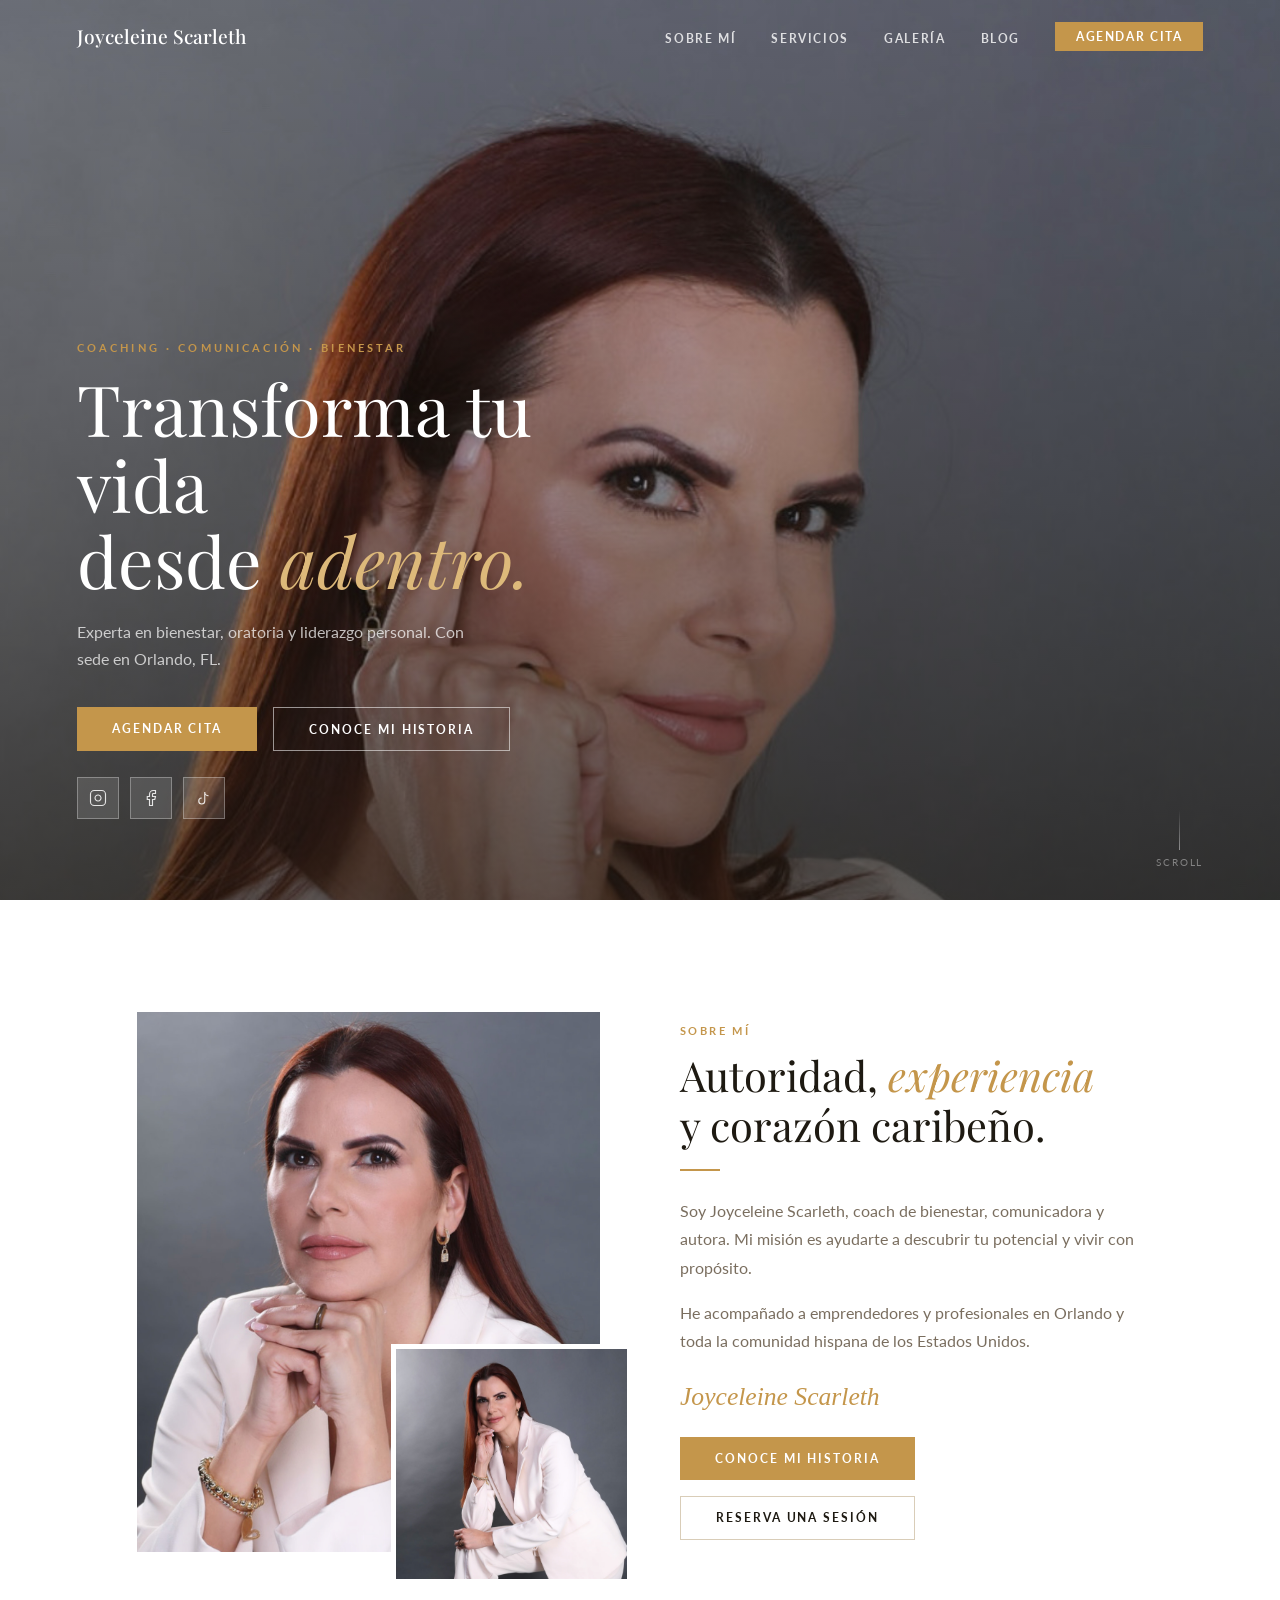
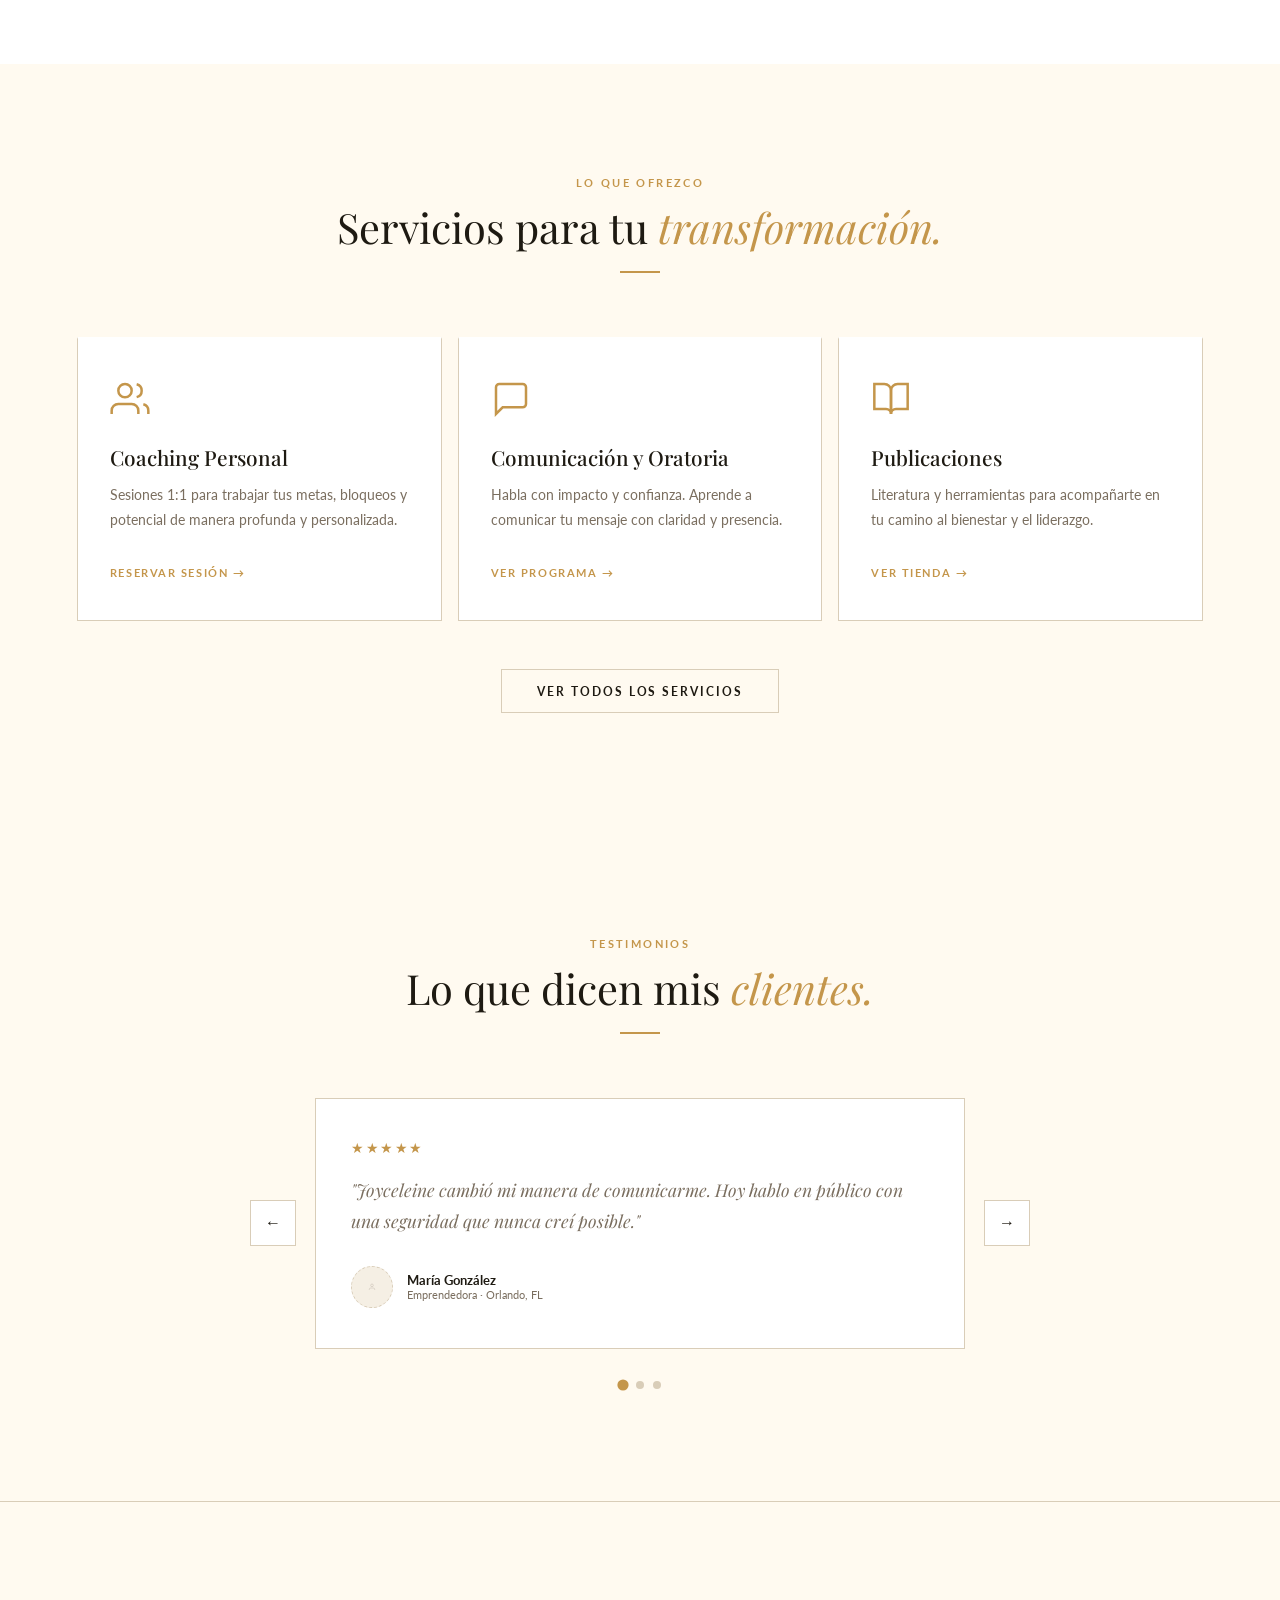
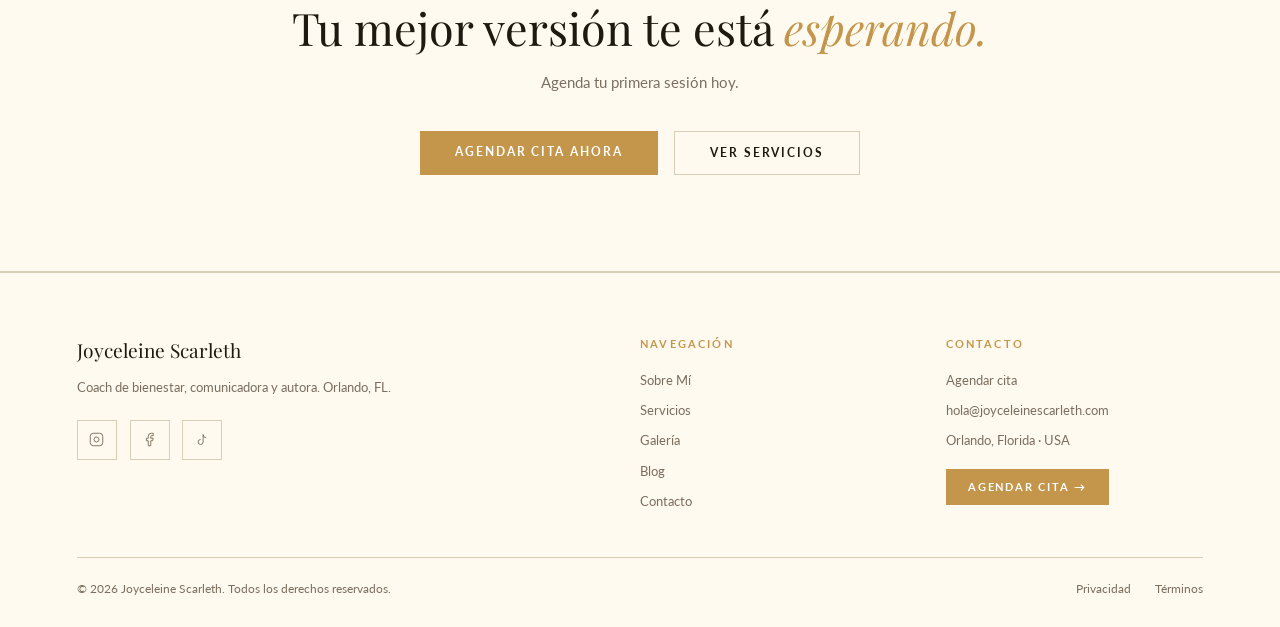
<file: index.html>
<!DOCTYPE html>
<html lang="es">
<head>
  <meta charset="UTF-8" />
  <meta name="viewport" content="width=device-width, initial-scale=1.0" />
  <title>Joyceleine Scarleth — Coaching & Bienestar</title>
  <link rel="preconnect" href="https://fonts.googleapis.com" />
  <link rel="preconnect" href="https://fonts.gstatic.com" crossorigin />
  <link href="https://fonts.googleapis.com/css2?family=Playfair+Display:ital,wght@0,400;0,500;1,400&family=Lato:wght@300;400;700&display=swap" rel="stylesheet" />
  <link rel="stylesheet" href="src/css/style.css" />
</head>
<body>

<!-- MOBILE MENU -->
<div class="mob" id="mob">
  <button class="mob-x" id="mobX">✕</button>
  <a href="sobre-mi.html" onclick="cm()">Sobre Mí</a>
  <a href="servicios.html" onclick="cm()">Servicios</a>
  <a href="galeria.html" onclick="cm()">Galería</a>
  <a href="blog.html" onclick="cm()">Blog</a>
  <a href="contacto.html" onclick="cm()" class="btn btn-fill" style="font-size:.75rem;margin-top:1rem;">Agendar cita</a>
</div>

<!-- NAV -->
<nav id="nav">
  <a href="index.html" class="logo">Joyceleine Scarleth</a>
  <ul class="nav-links">
    <li><a href="sobre-mi.html">Sobre Mí</a></li>
    <li><a href="servicios.html">Servicios</a></li>
    <li><a href="galeria.html">Galería</a></li>
    <li><a href="blog.html">Blog</a></li>
    <li><a href="contacto.html" class="nav-cta-btn btn">Agendar cita</a></li>
  </ul>
  <div class="hamburger" id="ham"><span></span><span></span><span></span></div>
</nav>

<!-- HERO -->
<section id="hero">
  <div class="hero-bg">
    <img src="src/images/IMG_3868.JPG.jpeg" alt="Joyceleine Scarleth" />
  </div>
  <div class="hero-overlay"></div>
  <div class="hero-content up">
    <p class="hero-eyebrow">Coaching · Comunicación · Bienestar</p>
    <h1 class="hero-h1">Transforma tu vida<br>desde <em>adentro.</em></h1>
    <p class="hero-sub">Experta en bienestar, oratoria y liderazgo personal. Con sede en Orlando, FL.</p>
    <div class="hero-btns">
      <a href="contacto.html" class="btn btn-fill">Agendar cita</a>
      <a href="sobre-mi.html" class="btn btn-ghost">Conoce mi historia</a>
    </div>
    <div class="hero-socials">
      <a href="https://www.instagram.com/joyceleinescarleth" target="_blank" class="hero-soc" aria-label="Instagram">
        <svg width="18" height="18" viewBox="0 0 24 24" fill="none" stroke="currentColor" stroke-width="1.5">
          <rect x="2" y="2" width="20" height="20" rx="5"/>
          <path d="M16 11.37A4 4 0 1 1 12.63 8 4 4 0 0 1 16 11.37z"/>
          <line x1="17.5" y1="6.5" x2="17.51" y2="6.5"/>
        </svg>
      </a>
      <a href="https://www.facebook.com/share/1AGDUjxgYz/?mibextid=wwXIfr" target="_blank" class="hero-soc" aria-label="Facebook">
        <svg width="18" height="18" viewBox="0 0 24 24" fill="none" stroke="currentColor" stroke-width="1.5">
          <path d="M18 2h-3a5 5 0 0 0-5 5v3H7v4h3v8h4v-8h3l1-4h-4V7a1 1 0 0 1 1-1h3z"/>
        </svg>
      </a>
      <a href="https://www.tiktok.com/@joyceleine" target="_blank" class="hero-soc" aria-label="TikTok">
        <svg width="18" height="18" viewBox="0 0 24 24" fill="none" stroke="currentColor" stroke-width="1.5">
          <path d="M9 12a4 4 0 1 0 4 4V4a5 5 0 0 0 5 5"/>
        </svg>
      </a>
    </div>
  </div>
  <div class="scroll-hint">
    <div class="scroll-line"></div>
    <span>Scroll</span>
  </div>
</section>

<!-- SOBRE MÍ (teaser) -->
<section id="nosotros">
  <div class="about-img up">
    <div class="about-main">
      <img src="src/images/IMG_3865.JPG.jpeg" alt="Joyceleine Scarleth retrato" />
    </div>
    <div class="about-accent" style="overflow:hidden;">
      <img src="src/images/IMG_3866.JPG.jpeg" alt="Joyceleine en acción" style="width:100%;height:100%;object-fit:cover;object-position:center top;display:block;" />
    </div>
  </div>
  <div class="about-text up" style="transition-delay:.15s">
    <span class="tag">Sobre mí</span>
    <h2 class="h2">Autoridad, <em>experiencia</em><br>y corazón caribeño.</h2>
    <div class="line"></div>
    <p>Soy Joyceleine Scarleth, coach de bienestar, comunicadora y autora. Mi misión es ayudarte a descubrir tu potencial y vivir con propósito.</p>
    <p>He acompañado a emprendedores y profesionales en Orlando y toda la comunidad hispana de los Estados Unidos.</p>
    <div class="about-sig">Joyceleine Scarleth</div>
    <div style="display:flex;gap:1rem;flex-wrap:wrap;">
      <a href="sobre-mi.html" class="btn btn-fill">Conoce mi historia</a>
      <a href="contacto.html" class="btn btn-outline">Reserva una sesión</a>
    </div>
  </div>
</section>

<!-- SERVICIOS (preview) -->
<section id="servicios">
  <div class="s-head up">
    <span class="tag">Lo que ofrezco</span>
    <h2 class="h2">Servicios para tu <em>transformación.</em></h2>
    <div class="line c"></div>
  </div>
  <div class="s-grid">
    <a href="servicios.html" class="s-card up" style="display:block;">
      <svg class="s-icon" viewBox="0 0 24 24" fill="none" stroke="currentColor" stroke-width="1.5">
        <path d="M17 21v-2a4 4 0 0 0-4-4H5a4 4 0 0 0-4 4v2"/><circle cx="9" cy="7" r="4"/>
        <path d="M23 21v-2a4 4 0 0 0-3-3.87"/><path d="M16 3.13a4 4 0 0 1 0 7.75"/>
      </svg>
      <h3 class="s-title">Coaching Personal</h3>
      <p class="s-desc">Sesiones 1:1 para trabajar tus metas, bloqueos y potencial de manera profunda y personalizada.</p>
      <span class="s-link">Reservar sesión →</span>
    </a>
    <a href="servicios.html" class="s-card up" style="display:block;transition-delay:.1s">
      <svg class="s-icon" viewBox="0 0 24 24" fill="none" stroke="currentColor" stroke-width="1.5">
        <path d="M21 15a2 2 0 0 1-2 2H7l-4 4V5a2 2 0 0 1 2-2h14a2 2 0 0 1 2 2z"/>
      </svg>
      <h3 class="s-title">Comunicación y Oratoria</h3>
      <p class="s-desc">Habla con impacto y confianza. Aprende a comunicar tu mensaje con claridad y presencia.</p>
      <span class="s-link">Ver programa →</span>
    </a>
    <a href="servicios.html" class="s-card up" style="display:block;transition-delay:.2s">
      <svg class="s-icon" viewBox="0 0 24 24" fill="none" stroke="currentColor" stroke-width="1.5">
        <path d="M2 3h6a4 4 0 0 1 4 4v14a3 3 0 0 0-3-3H2z"/><path d="M22 3h-6a4 4 0 0 0-4 4v14a3 3 0 0 1 3-3h7z"/>
      </svg>
      <h3 class="s-title">Publicaciones</h3>
      <p class="s-desc">Literatura y herramientas para acompañarte en tu camino al bienestar y el liderazgo.</p>
      <span class="s-link">Ver tienda →</span>
    </a>
  </div>
  <div class="s-cta up">
    <a href="servicios.html" class="btn btn-outline">Ver todos los servicios</a>
  </div>
</section>

<!-- TESTIMONIOS -->
<section id="testimonios">
  <div class="t-head up">
    <span class="tag">Testimonios</span>
    <h2 class="h2">Lo que dicen mis <em>clientes.</em></h2>
    <div class="line c"></div>
  </div>
  <div class="t-carousel-wrap up">
    <button class="t-arrow t-prev" aria-label="Anterior">&#8592;</button>
    <div class="t-carousel">
      <div class="t-track">
        <div class="t-card">
          <div class="t-stars">★★★★★</div>
          <p class="t-quote">"Joyceleine cambió mi manera de comunicarme. Hoy hablo en público con una seguridad que nunca creí posible."</p>
          <div class="t-auth">
            <div class="t-av ph"><svg width="16" height="16" viewBox="0 0 24 24" fill="none" stroke="currentColor" stroke-width="1.5" style="opacity:.4"><path d="M20 21v-2a4 4 0 0 0-4-4H8a4 4 0 0 0-4 4v2"/><circle cx="12" cy="7" r="4"/></svg></div>
            <div><p class="t-name">María González</p><p class="t-role">Emprendedora · Orlando, FL</p></div>
          </div>
        </div>
        <div class="t-card">
          <div class="t-stars">★★★★★</div>
          <p class="t-quote">"El coaching fue un antes y un después. Me ayudó a encontrar claridad, propósito y herramientas reales para crecer."</p>
          <div class="t-auth">
            <div class="t-av ph"><svg width="16" height="16" viewBox="0 0 24 24" fill="none" stroke="currentColor" stroke-width="1.5" style="opacity:.4"><path d="M20 21v-2a4 4 0 0 0-4-4H8a4 4 0 0 0-4 4v2"/><circle cx="12" cy="7" r="4"/></svg></div>
            <div><p class="t-name">Andrea Morales</p><p class="t-role">Ejecutiva · Miami, FL</p></div>
          </div>
        </div>
        <div class="t-card">
          <div class="t-stars">★★★★★</div>
          <p class="t-quote">"El retiro de liderazgo fue transformador. La energía de Joyceleine es magnética y su conocimiento profundo."</p>
          <div class="t-auth">
            <div class="t-av ph"><svg width="16" height="16" viewBox="0 0 24 24" fill="none" stroke="currentColor" stroke-width="1.5" style="opacity:.4"><path d="M20 21v-2a4 4 0 0 0-4-4H8a4 4 0 0 0-4 4v2"/><circle cx="12" cy="7" r="4"/></svg></div>
            <div><p class="t-name">Carmen Reyes</p><p class="t-role">Coach · Tampa, FL</p></div>
          </div>
        </div>
      </div>
    </div>
    <button class="t-arrow t-next" aria-label="Siguiente">&#8594;</button>
  </div>
  <div class="t-dots">
    <button class="t-dot active"></button>
    <button class="t-dot"></button>
    <button class="t-dot"></button>
  </div>
</section>

<!-- CTA -->
<section id="cta">
  <h2 class="cta-h up">Tu mejor versión te está <em>esperando.</em></h2>
  <p class="cta-sub up" style="transition-delay:.1s">Agenda tu primera sesión hoy.</p>
  <div class="cta-btns up" style="transition-delay:.2s">
    <a href="contacto.html" class="btn btn-fill">Agendar cita ahora</a>
    <a href="servicios.html" class="btn btn-outline">Ver servicios</a>
  </div>
</section>

<!-- FOOTER -->
<footer>
  <div class="ft-grid">
    <div>
      <p class="ft-name">Joyceleine Scarleth</p>
      <p class="ft-desc">Coach de bienestar, comunicadora y autora. Orlando, FL.</p>
      <div class="socials">
        <a href="https://www.instagram.com/joyceleinescarleth" target="_blank" class="soc" aria-label="Instagram"><svg width="15" height="15" viewBox="0 0 24 24" fill="none" stroke="currentColor" stroke-width="1.5"><rect x="2" y="2" width="20" height="20" rx="5"/><path d="M16 11.37A4 4 0 1 1 12.63 8 4 4 0 0 1 16 11.37z"/><line x1="17.5" y1="6.5" x2="17.51" y2="6.5"/></svg></a>
        <a href="https://www.facebook.com/share/1AGDUjxgYz/?mibextid=wwXIfr" target="_blank" class="soc" aria-label="Facebook"><svg width="15" height="15" viewBox="0 0 24 24" fill="none" stroke="currentColor" stroke-width="1.5"><path d="M18 2h-3a5 5 0 0 0-5 5v3H7v4h3v8h4v-8h3l1-4h-4V7a1 1 0 0 1 1-1h3z"/></svg></a>
        <a href="https://www.tiktok.com/@joyceleine" target="_blank" class="soc" aria-label="TikTok"><svg width="15" height="15" viewBox="0 0 24 24" fill="none" stroke="currentColor" stroke-width="1.5"><path d="M9 12a4 4 0 1 0 4 4V4a5 5 0 0 0 5 5"/></svg></a>
      </div>
    </div>
    <div>
      <p class="ft-h">Navegación</p>
      <ul class="ft-links">
        <li><a href="sobre-mi.html">Sobre Mí</a></li>
        <li><a href="servicios.html">Servicios</a></li>
        <li><a href="galeria.html">Galería</a></li>
        <li><a href="blog.html">Blog</a></li>
        <li><a href="contacto.html">Contacto</a></li>
      </ul>
    </div>
    <div>
      <p class="ft-h">Contacto</p>
      <ul class="ft-links">
        <li><a href="contacto.html">Agendar cita</a></li>
        <li><a href="mailto:hola@joyceleinescarleth.com">hola@joyceleinescarleth.com</a></li>
        <li><a href="#">Orlando, Florida · USA</a></li>
      </ul>
      <a href="contacto.html" class="btn btn-fill" style="margin-top:1.3rem;font-size:.7rem;padding:.7rem 1.4rem;">Agendar cita →</a>
    </div>
  </div>
  <div class="ft-bot">
    <p class="ft-copy">© 2026 Joyceleine Scarleth. Todos los derechos reservados.</p>
    <div class="ft-leg">
      <a href="#">Privacidad</a>
      <a href="#">Términos</a>
    </div>
  </div>
</footer>

<script>
  const nav = document.getElementById('nav');
  window.addEventListener('scroll', () => nav.classList.toggle('s', scrollY > 60));
  document.getElementById('ham').onclick = () => document.getElementById('mob').classList.add('open');
  document.getElementById('mobX').onclick = () => document.getElementById('mob').classList.remove('open');
  function cm() { document.getElementById('mob').classList.remove('open'); }
  const io = new IntersectionObserver(entries => {
    entries.forEach(e => { if (e.isIntersecting) { e.target.classList.add('on'); io.unobserve(e.target); } });
  }, { threshold: 0.1 });
  document.querySelectorAll('.up').forEach(el => io.observe(el));
  addEventListener('load', () => {
    setTimeout(() => document.querySelector('#hero .up').classList.add('on'), 200);
  });

  // Testimonials carousel
  initCarousel(document.getElementById('testimonios'));

  function initCarousel(section) {
    const track = section.querySelector('.t-track');
    const cards = track.querySelectorAll('.t-card');
    const dots  = section.querySelectorAll('.t-dot');
    const prev  = section.querySelector('.t-prev');
    const next  = section.querySelector('.t-next');
    let current = 0, timer;

    function go(idx) {
      current = (idx + cards.length) % cards.length;
      track.style.transform = `translateX(-${current * 100}%)`;
      dots.forEach((d, i) => d.classList.toggle('active', i === current));
    }

    prev.addEventListener('click', () => { go(current - 1); resetTimer(); });
    next.addEventListener('click', () => { go(current + 1); resetTimer(); });
    dots.forEach((d, i) => d.addEventListener('click', () => { go(i); resetTimer(); }));

    // Touch swipe support
    let startX = 0;
    track.addEventListener('touchstart', e => { startX = e.touches[0].clientX; }, { passive: true });
    track.addEventListener('touchend', e => {
      const diff = startX - e.changedTouches[0].clientX;
      if (Math.abs(diff) > 40) { go(current + (diff > 0 ? 1 : -1)); resetTimer(); }
    });

    // Auto-play
    function resetTimer() { clearInterval(timer); timer = setInterval(() => go(current + 1), 5000); }
    section.addEventListener('mouseenter', () => clearInterval(timer));
    section.addEventListener('mouseleave', resetTimer);
    resetTimer();
  }
</script>
</body>
</html>
</file>
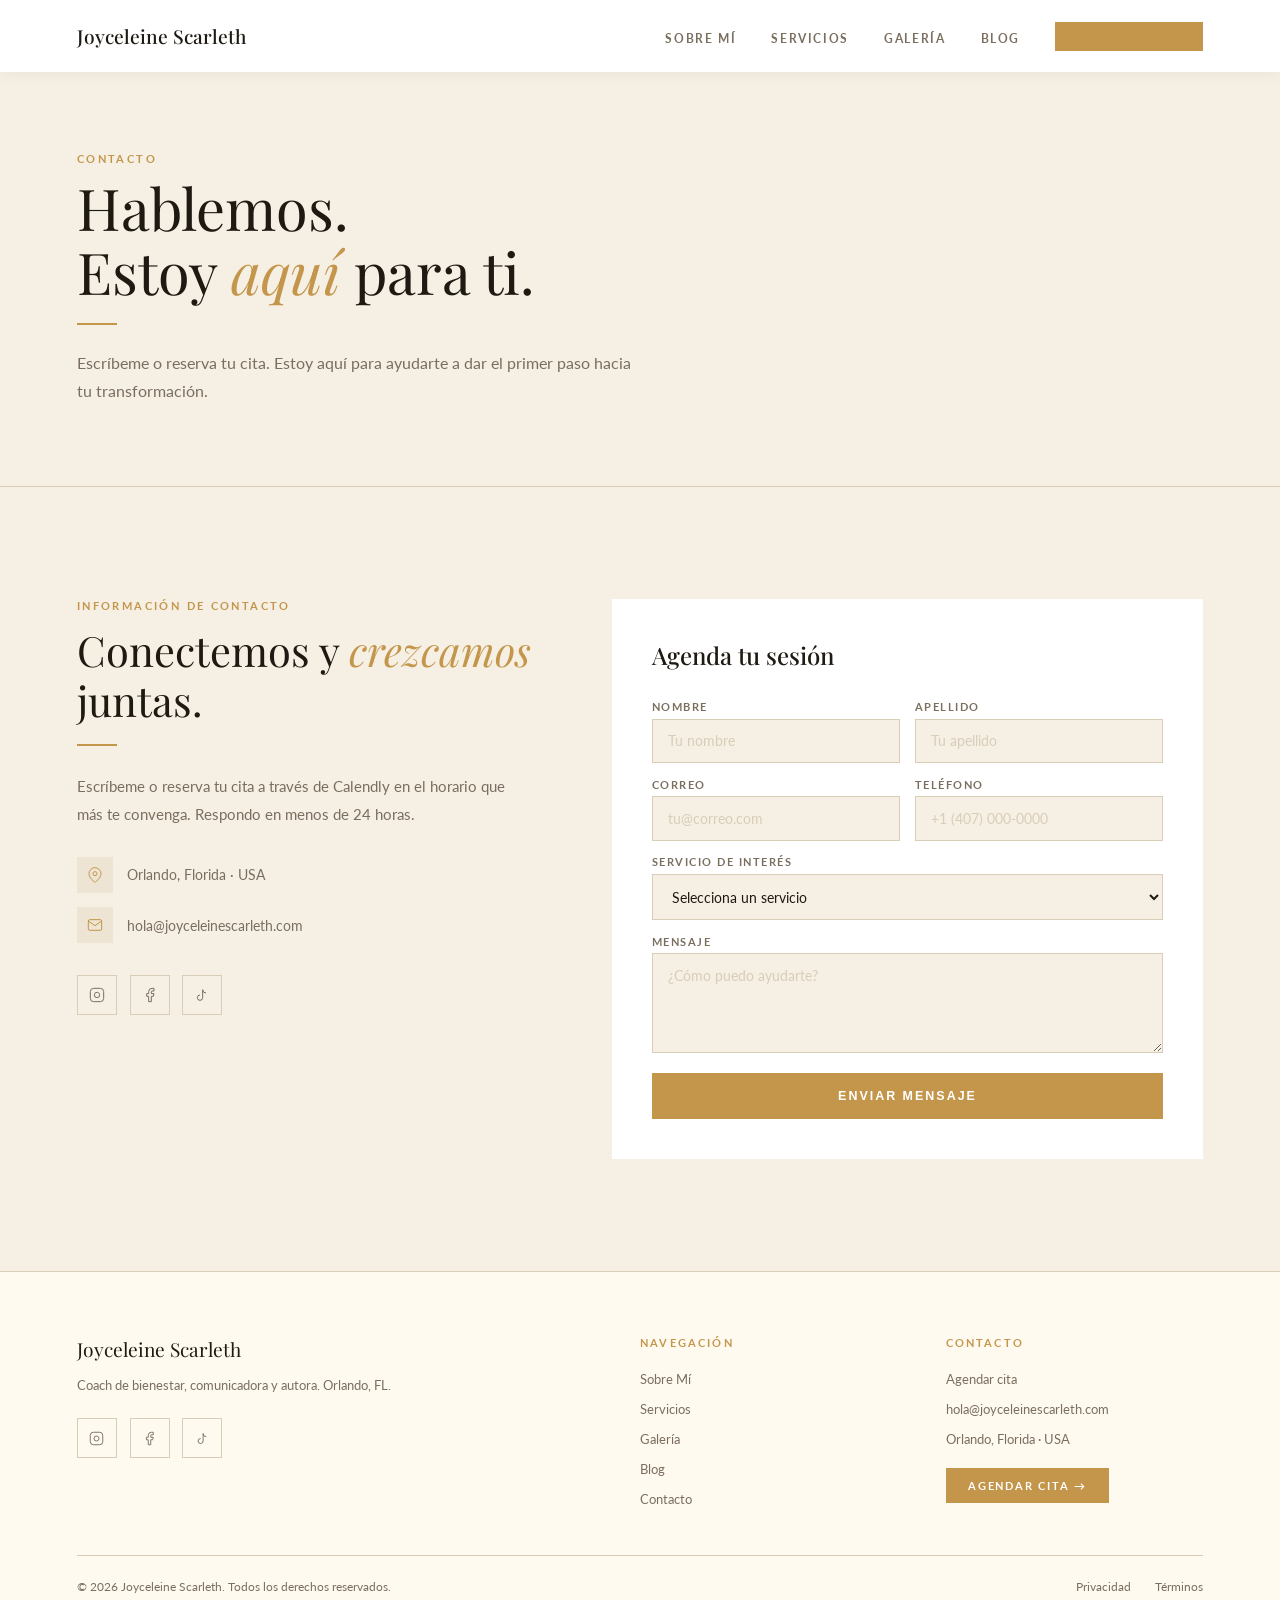
<file: contacto.html>
<!DOCTYPE html>
<html lang="es">
<head>
  <meta charset="UTF-8" />
  <meta name="viewport" content="width=device-width, initial-scale=1.0" />
  <title>Contacto — Joyceleine Scarleth</title>
  <link rel="preconnect" href="https://fonts.googleapis.com" />
  <link rel="preconnect" href="https://fonts.gstatic.com" crossorigin />
  <link href="https://fonts.googleapis.com/css2?family=Playfair+Display:ital,wght@0,400;0,500;1,400&family=Lato:wght@300;400;700&display=swap" rel="stylesheet" />
  <link rel="stylesheet" href="src/css/style.css" />
</head>
<body>

<!-- MOBILE MENU -->
<div class="mob" id="mob">
  <button class="mob-x" id="mobX">✕</button>
  <a href="sobre-mi.html" onclick="cm()">Sobre Mí</a>
  <a href="servicios.html" onclick="cm()">Servicios</a>
  <a href="galeria.html" onclick="cm()">Galería</a>
  <a href="blog.html" onclick="cm()">Blog</a>
  <a href="contacto.html" onclick="cm()" class="btn btn-fill" style="font-size:.75rem;margin-top:1rem;">Agendar cita</a>
</div>

<!-- NAV -->
<nav id="nav" class="s">
  <a href="index.html" class="logo">Joyceleine Scarleth</a>
  <ul class="nav-links">
    <li><a href="sobre-mi.html">Sobre Mí</a></li>
    <li><a href="servicios.html">Servicios</a></li>
    <li><a href="galeria.html">Galería</a></li>
    <li><a href="blog.html">Blog</a></li>
    <li><a href="contacto.html" class="nav-cta-btn btn active">Agendar cita</a></li>
  </ul>
  <div class="hamburger" id="ham"><span></span><span></span><span></span></div>
</nav>

<!-- PAGE HERO -->
<div class="page-hero">
  <span class="tag">Contacto</span>
  <h1>Hablemos.<br>Estoy <em>aquí</em> para ti.</h1>
  <div class="line"></div>
  <p>Escríbeme o reserva tu cita. Estoy aquí para ayudarte a dar el primer paso hacia tu transformación.</p>
</div>

<!-- CONTACTO -->
<section id="contacto">
  <div class="c-inner">
    <div class="c-info up">
      <span class="tag">Información de contacto</span>
      <h2 class="h2">Conectemos y <em>crezcamos</em> juntas.</h2>
      <div class="line"></div>
      <p>Escríbeme o reserva tu cita a través de Calendly en el horario que más te convenga. Respondo en menos de 24 horas.</p>
      <div class="c-details">
        <div class="c-item">
          <div class="c-ico"><svg width="16" height="16" viewBox="0 0 24 24" fill="none" stroke="currentColor" stroke-width="1.5"><path d="M21 10c0 7-9 13-9 13s-9-6-9-13a9 9 0 0 1 18 0z"/><circle cx="12" cy="10" r="3"/></svg></div>
          <span>Orlando, Florida · USA</span>
        </div>
        <div class="c-item">
          <div class="c-ico"><svg width="16" height="16" viewBox="0 0 24 24" fill="none" stroke="currentColor" stroke-width="1.5"><path d="M4 4h16c1.1 0 2 .9 2 2v12c0 1.1-.9 2-2 2H4c-1.1 0-2-.9-2-2V6c0-1.1.9-2 2-2z"/><polyline points="22,6 12,13 2,6"/></svg></div>
          <span>hola@joyceleinescarleth.com</span>
        </div>
      </div>
      <div class="socials">
        <a href="https://www.instagram.com/joyceleinescarleth" target="_blank" class="soc" aria-label="Instagram"><svg width="16" height="16" viewBox="0 0 24 24" fill="none" stroke="currentColor" stroke-width="1.5"><rect x="2" y="2" width="20" height="20" rx="5"/><path d="M16 11.37A4 4 0 1 1 12.63 8 4 4 0 0 1 16 11.37z"/><line x1="17.5" y1="6.5" x2="17.51" y2="6.5"/></svg></a>
        <a href="https://www.facebook.com/share/1AGDUjxgYz/?mibextid=wwXIfr" target="_blank" class="soc" aria-label="Facebook"><svg width="16" height="16" viewBox="0 0 24 24" fill="none" stroke="currentColor" stroke-width="1.5"><path d="M18 2h-3a5 5 0 0 0-5 5v3H7v4h3v8h4v-8h3l1-4h-4V7a1 1 0 0 1 1-1h3z"/></svg></a>
        <a href="https://www.tiktok.com/@joyceleine" target="_blank" class="soc" aria-label="TikTok"><svg width="16" height="16" viewBox="0 0 24 24" fill="none" stroke="currentColor" stroke-width="1.5"><path d="M9 12a4 4 0 1 0 4 4V4a5 5 0 0 0 5 5"/></svg></a>
      </div>
    </div>
    <div class="c-form up" style="transition-delay:.15s">
      <h3>Agenda tu sesión</h3>
      <form onsubmit="return false;">
        <div class="f-grid">
          <div class="f-field">
            <label class="f-label">Nombre</label>
            <input type="text" class="f-input" placeholder="Tu nombre" />
          </div>
          <div class="f-field">
            <label class="f-label">Apellido</label>
            <input type="text" class="f-input" placeholder="Tu apellido" />
          </div>
          <div class="f-field">
            <label class="f-label">Correo</label>
            <input type="email" class="f-input" placeholder="tu@correo.com" />
          </div>
          <div class="f-field">
            <label class="f-label">Teléfono</label>
            <input type="tel" class="f-input" placeholder="+1 (407) 000-0000" />
          </div>
          <div class="f-field full">
            <label class="f-label">Servicio de interés</label>
            <select class="f-sel">
              <option value="" disabled selected>Selecciona un servicio</option>
              <option>Coaching Personal (1:1)</option>
              <option>Comunicación & Oratoria</option>
              <option>Retiro de Liderazgo</option>
              <option>Libros & Recursos</option>
            </select>
          </div>
          <div class="f-field full">
            <label class="f-label">Mensaje</label>
            <textarea class="f-ta" placeholder="¿Cómo puedo ayudarte?"></textarea>
          </div>
        </div>
        <button class="btn btn-fill f-sub">Enviar mensaje</button>
      </form>
    </div>
  </div>
</section>

<!-- FOOTER -->
<footer>
  <div class="ft-grid">
    <div>
      <p class="ft-name">Joyceleine Scarleth</p>
      <p class="ft-desc">Coach de bienestar, comunicadora y autora. Orlando, FL.</p>
      <div class="socials">
        <a href="https://www.instagram.com/joyceleinescarleth" target="_blank" class="soc" aria-label="Instagram"><svg width="15" height="15" viewBox="0 0 24 24" fill="none" stroke="currentColor" stroke-width="1.5"><rect x="2" y="2" width="20" height="20" rx="5"/><path d="M16 11.37A4 4 0 1 1 12.63 8 4 4 0 0 1 16 11.37z"/><line x1="17.5" y1="6.5" x2="17.51" y2="6.5"/></svg></a>
        <a href="https://www.facebook.com/share/1AGDUjxgYz/?mibextid=wwXIfr" target="_blank" class="soc" aria-label="Facebook"><svg width="15" height="15" viewBox="0 0 24 24" fill="none" stroke="currentColor" stroke-width="1.5"><path d="M18 2h-3a5 5 0 0 0-5 5v3H7v4h3v8h4v-8h3l1-4h-4V7a1 1 0 0 1 1-1h3z"/></svg></a>
        <a href="https://www.tiktok.com/@joyceleine" target="_blank" class="soc" aria-label="TikTok"><svg width="15" height="15" viewBox="0 0 24 24" fill="none" stroke="currentColor" stroke-width="1.5"><path d="M9 12a4 4 0 1 0 4 4V4a5 5 0 0 0 5 5"/></svg></a>
      </div>
    </div>
    <div>
      <p class="ft-h">Navegación</p>
      <ul class="ft-links">
        <li><a href="sobre-mi.html">Sobre Mí</a></li>
        <li><a href="servicios.html">Servicios</a></li>
        <li><a href="galeria.html">Galería</a></li>
        <li><a href="blog.html">Blog</a></li>
        <li><a href="contacto.html">Contacto</a></li>
      </ul>
    </div>
    <div>
      <p class="ft-h">Contacto</p>
      <ul class="ft-links">
        <li><a href="contacto.html">Agendar cita</a></li>
        <li><a href="mailto:hola@joyceleinescarleth.com">hola@joyceleinescarleth.com</a></li>
        <li><a href="#">Orlando, Florida · USA</a></li>
      </ul>
      <a href="contacto.html" class="btn btn-fill" style="margin-top:1.3rem;font-size:.7rem;padding:.7rem 1.4rem;">Agendar cita →</a>
    </div>
  </div>
  <div class="ft-bot">
    <p class="ft-copy">© 2026 Joyceleine Scarleth. Todos los derechos reservados.</p>
    <div class="ft-leg">
      <a href="#">Privacidad</a>
      <a href="#">Términos</a>
    </div>
  </div>
</footer>

<script>
  const nav = document.getElementById('nav');
  window.addEventListener('scroll', () => nav.classList.add('s'));
  document.getElementById('ham').onclick = () => document.getElementById('mob').classList.add('open');
  document.getElementById('mobX').onclick = () => document.getElementById('mob').classList.remove('open');
  function cm() { document.getElementById('mob').classList.remove('open'); }
  const io = new IntersectionObserver(entries => {
    entries.forEach(e => { if (e.isIntersecting) { e.target.classList.add('on'); io.unobserve(e.target); } });
  }, { threshold: 0.1 });
  document.querySelectorAll('.up').forEach(el => io.observe(el));
</script>
</body>
</html>
</file>
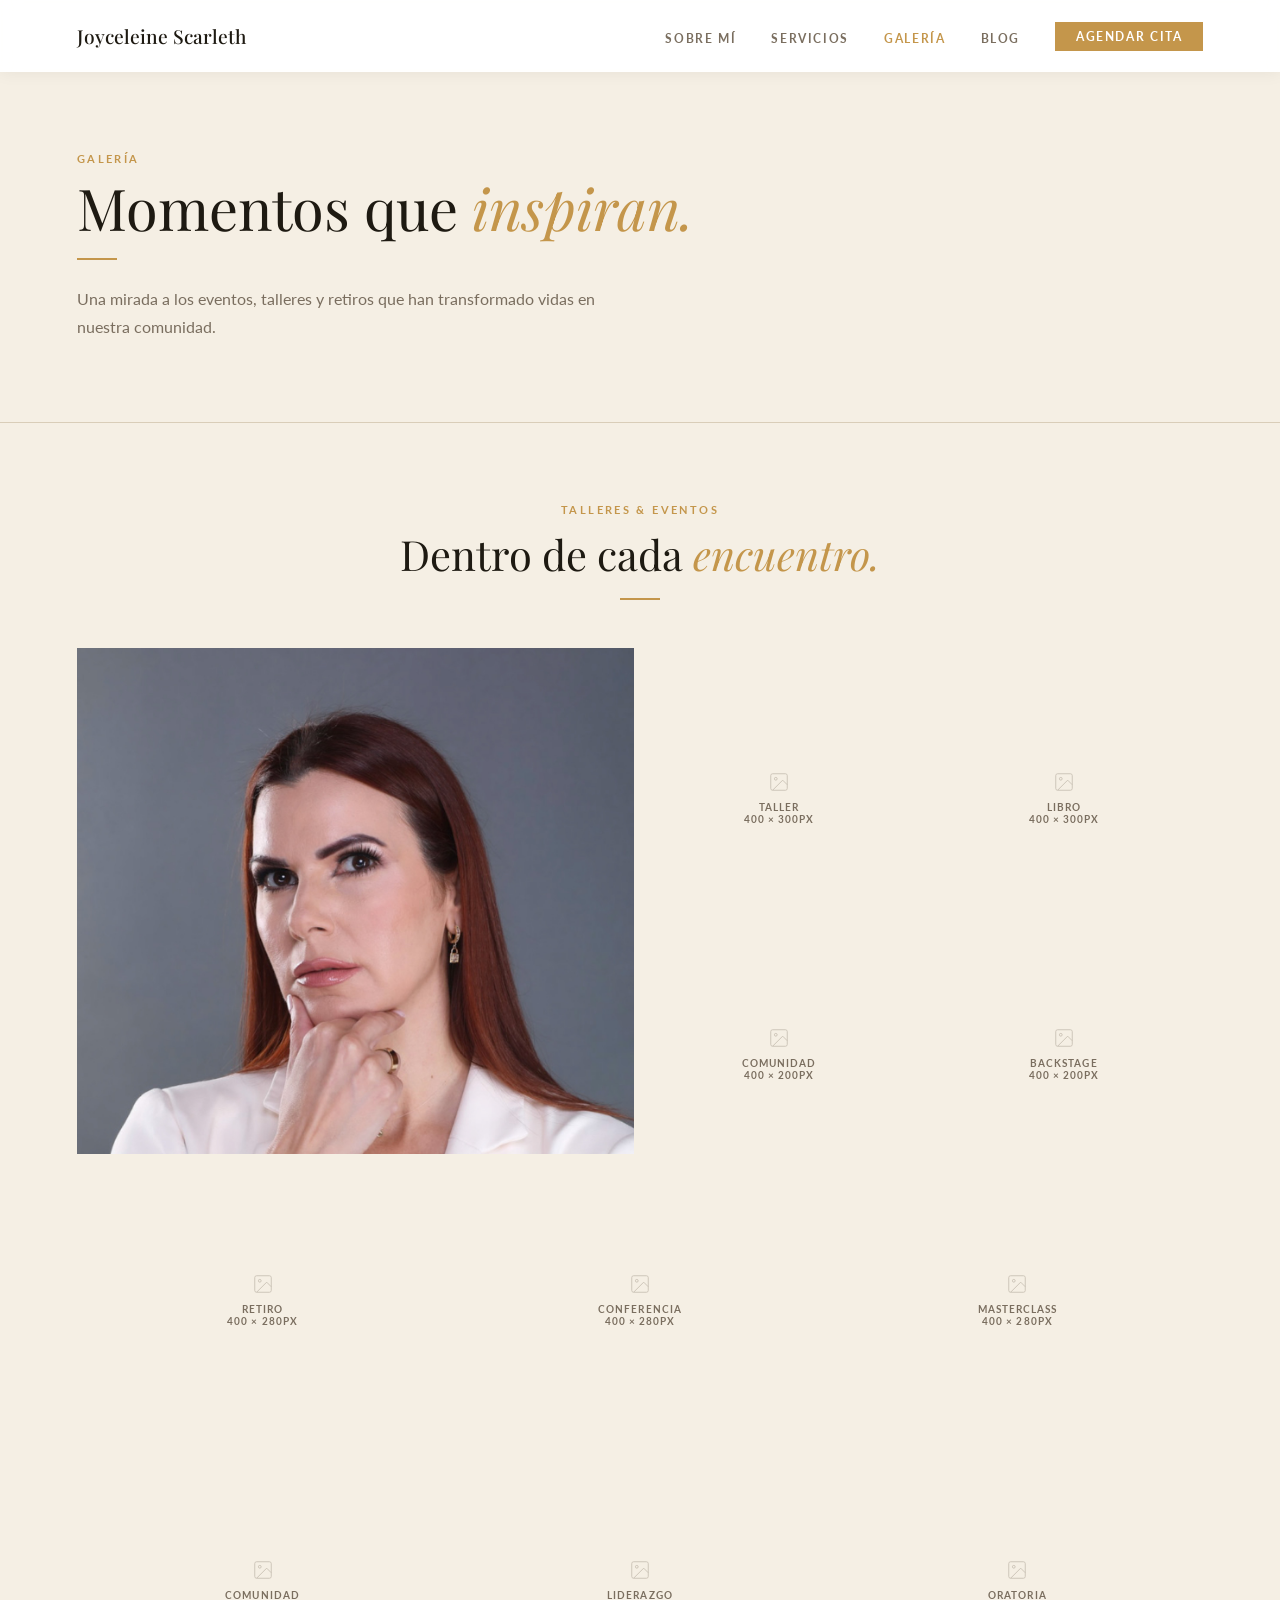
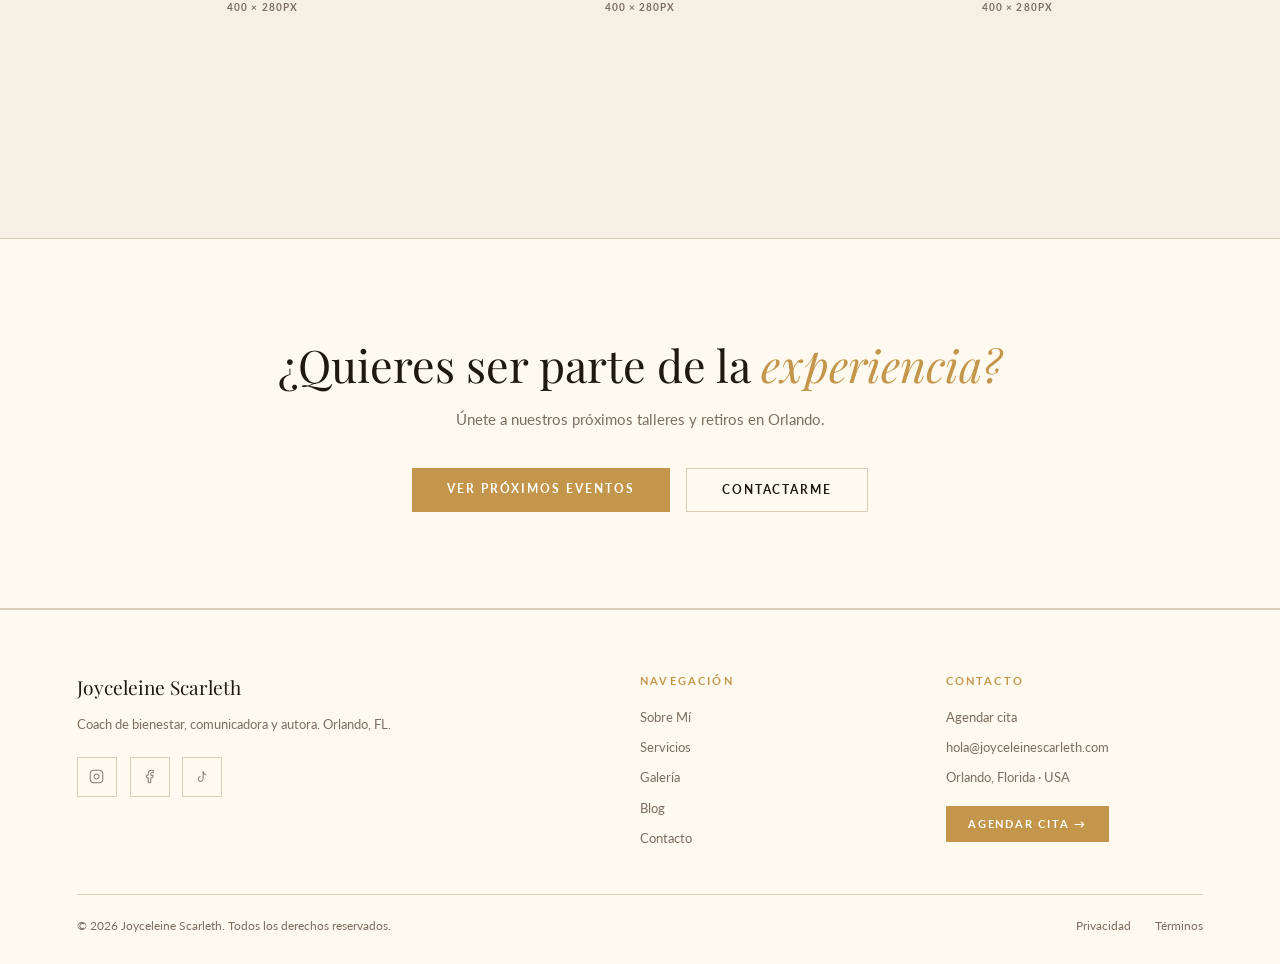
<file: galeria.html>
<!DOCTYPE html>
<html lang="es">
<head>
  <meta charset="UTF-8" />
  <meta name="viewport" content="width=device-width, initial-scale=1.0" />
  <title>Galería — Joyceleine Scarleth</title>
  <link rel="preconnect" href="https://fonts.googleapis.com" />
  <link rel="preconnect" href="https://fonts.gstatic.com" crossorigin />
  <link href="https://fonts.googleapis.com/css2?family=Playfair+Display:ital,wght@0,400;0,500;1,400&family=Lato:wght@300;400;700&display=swap" rel="stylesheet" />
  <link rel="stylesheet" href="src/css/style.css" />
</head>
<body>

<!-- MOBILE MENU -->
<div class="mob" id="mob">
  <button class="mob-x" id="mobX">✕</button>
  <a href="sobre-mi.html" onclick="cm()">Sobre Mí</a>
  <a href="servicios.html" onclick="cm()">Servicios</a>
  <a href="galeria.html" onclick="cm()">Galería</a>
  <a href="blog.html" onclick="cm()">Blog</a>
  <a href="contacto.html" onclick="cm()" class="btn btn-fill" style="font-size:.75rem;margin-top:1rem;">Agendar cita</a>
</div>

<!-- NAV -->
<nav id="nav" class="s">
  <a href="index.html" class="logo">Joyceleine Scarleth</a>
  <ul class="nav-links">
    <li><a href="sobre-mi.html">Sobre Mí</a></li>
    <li><a href="servicios.html">Servicios</a></li>
    <li><a href="galeria.html" class="active">Galería</a></li>
    <li><a href="blog.html">Blog</a></li>
    <li><a href="contacto.html" class="nav-cta-btn btn">Agendar cita</a></li>
  </ul>
  <div class="hamburger" id="ham"><span></span><span></span><span></span></div>
</nav>

<!-- PAGE HERO -->
<div class="page-hero">
  <span class="tag">Galería</span>
  <h1>Momentos que <em>inspiran.</em></h1>
  <div class="line"></div>
  <p>Una mirada a los eventos, talleres y retiros que han transformado vidas en nuestra comunidad.</p>
</div>

<!-- GALLERY FULL -->
<section id="galeria" class="full-gallery">
  <div class="g-head up">
    <span class="tag">Talleres & Eventos</span>
    <h2 class="h2">Dentro de cada <em>encuentro.</em></h2>
    <div class="line c"></div>
  </div>

  <!-- Featured grid -->
  <div class="g-grid up" style="max-width:1160px;margin:0 auto 6px;">
    <div class="g-item g-item-1">
      <img src="src/images/IMG_3867.JPG.jpeg" alt="Joyceleine Scarleth" style="width:100%;height:100%;object-fit:cover;object-position:center top;display:block;" />
      <div class="g-ov"><svg viewBox="0 0 24 24" fill="none" stroke="currentColor" stroke-width="1.5"><circle cx="11" cy="11" r="8"/><line x1="21" y1="21" x2="16.65" y2="16.65"/></svg></div>
    </div>
    <div class="g-item">
      <div class="ph" style="height:100%;">
        <svg width="22" height="22" viewBox="0 0 24 24" fill="none" stroke="currentColor" stroke-width="1"><rect x="3" y="3" width="18" height="18" rx="2"/><circle cx="8.5" cy="8.5" r="1.5"/><polyline points="21 15 16 10 5 21"/></svg>
        TALLER<br>400 × 300px
      </div>
      <div class="g-ov"><svg viewBox="0 0 24 24" fill="none" stroke="currentColor" stroke-width="1.5"><circle cx="11" cy="11" r="8"/><line x1="21" y1="21" x2="16.65" y2="16.65"/></svg></div>
    </div>
    <div class="g-item">
      <div class="ph" style="height:100%;">
        <svg width="22" height="22" viewBox="0 0 24 24" fill="none" stroke="currentColor" stroke-width="1"><rect x="3" y="3" width="18" height="18" rx="2"/><circle cx="8.5" cy="8.5" r="1.5"/><polyline points="21 15 16 10 5 21"/></svg>
        LIBRO<br>400 × 300px
      </div>
      <div class="g-ov"><svg viewBox="0 0 24 24" fill="none" stroke="currentColor" stroke-width="1.5"><circle cx="11" cy="11" r="8"/><line x1="21" y1="21" x2="16.65" y2="16.65"/></svg></div>
    </div>
    <div class="g-item">
      <div class="ph" style="height:100%;">
        <svg width="22" height="22" viewBox="0 0 24 24" fill="none" stroke="currentColor" stroke-width="1"><rect x="3" y="3" width="18" height="18" rx="2"/><circle cx="8.5" cy="8.5" r="1.5"/><polyline points="21 15 16 10 5 21"/></svg>
        COMUNIDAD<br>400 × 200px
      </div>
      <div class="g-ov"><svg viewBox="0 0 24 24" fill="none" stroke="currentColor" stroke-width="1.5"><circle cx="11" cy="11" r="8"/><line x1="21" y1="21" x2="16.65" y2="16.65"/></svg></div>
    </div>
    <div class="g-item">
      <div class="ph" style="height:100%;">
        <svg width="22" height="22" viewBox="0 0 24 24" fill="none" stroke="currentColor" stroke-width="1"><rect x="3" y="3" width="18" height="18" rx="2"/><circle cx="8.5" cy="8.5" r="1.5"/><polyline points="21 15 16 10 5 21"/></svg>
        BACKSTAGE<br>400 × 200px
      </div>
      <div class="g-ov"><svg viewBox="0 0 24 24" fill="none" stroke="currentColor" stroke-width="1.5"><circle cx="11" cy="11" r="8"/><line x1="21" y1="21" x2="16.65" y2="16.65"/></svg></div>
    </div>
  </div>

  <!-- Additional grid -->
  <div class="g-grid-full up" style="transition-delay:.1s">
    <div class="g-item">
      <div class="ph" style="height:100%;">
        <svg width="22" height="22" viewBox="0 0 24 24" fill="none" stroke="currentColor" stroke-width="1"><rect x="3" y="3" width="18" height="18" rx="2"/><circle cx="8.5" cy="8.5" r="1.5"/><polyline points="21 15 16 10 5 21"/></svg>
        RETIRO<br>400 × 280px
      </div>
      <div class="g-ov"><svg viewBox="0 0 24 24" fill="none" stroke="currentColor" stroke-width="1.5"><circle cx="11" cy="11" r="8"/><line x1="21" y1="21" x2="16.65" y2="16.65"/></svg></div>
    </div>
    <div class="g-item">
      <div class="ph" style="height:100%;">
        <svg width="22" height="22" viewBox="0 0 24 24" fill="none" stroke="currentColor" stroke-width="1"><rect x="3" y="3" width="18" height="18" rx="2"/><circle cx="8.5" cy="8.5" r="1.5"/><polyline points="21 15 16 10 5 21"/></svg>
        CONFERENCIA<br>400 × 280px
      </div>
      <div class="g-ov"><svg viewBox="0 0 24 24" fill="none" stroke="currentColor" stroke-width="1.5"><circle cx="11" cy="11" r="8"/><line x1="21" y1="21" x2="16.65" y2="16.65"/></svg></div>
    </div>
    <div class="g-item">
      <div class="ph" style="height:100%;">
        <svg width="22" height="22" viewBox="0 0 24 24" fill="none" stroke="currentColor" stroke-width="1"><rect x="3" y="3" width="18" height="18" rx="2"/><circle cx="8.5" cy="8.5" r="1.5"/><polyline points="21 15 16 10 5 21"/></svg>
        MASTERCLASS<br>400 × 280px
      </div>
      <div class="g-ov"><svg viewBox="0 0 24 24" fill="none" stroke="currentColor" stroke-width="1.5"><circle cx="11" cy="11" r="8"/><line x1="21" y1="21" x2="16.65" y2="16.65"/></svg></div>
    </div>
    <div class="g-item">
      <div class="ph" style="height:100%;">
        <svg width="22" height="22" viewBox="0 0 24 24" fill="none" stroke="currentColor" stroke-width="1"><rect x="3" y="3" width="18" height="18" rx="2"/><circle cx="8.5" cy="8.5" r="1.5"/><polyline points="21 15 16 10 5 21"/></svg>
        COMUNIDAD<br>400 × 280px
      </div>
      <div class="g-ov"><svg viewBox="0 0 24 24" fill="none" stroke="currentColor" stroke-width="1.5"><circle cx="11" cy="11" r="8"/><line x1="21" y1="21" x2="16.65" y2="16.65"/></svg></div>
    </div>
    <div class="g-item">
      <div class="ph" style="height:100%;">
        <svg width="22" height="22" viewBox="0 0 24 24" fill="none" stroke="currentColor" stroke-width="1"><rect x="3" y="3" width="18" height="18" rx="2"/><circle cx="8.5" cy="8.5" r="1.5"/><polyline points="21 15 16 10 5 21"/></svg>
        LIDERAZGO<br>400 × 280px
      </div>
      <div class="g-ov"><svg viewBox="0 0 24 24" fill="none" stroke="currentColor" stroke-width="1.5"><circle cx="11" cy="11" r="8"/><line x1="21" y1="21" x2="16.65" y2="16.65"/></svg></div>
    </div>
    <div class="g-item">
      <div class="ph" style="height:100%;">
        <svg width="22" height="22" viewBox="0 0 24 24" fill="none" stroke="currentColor" stroke-width="1"><rect x="3" y="3" width="18" height="18" rx="2"/><circle cx="8.5" cy="8.5" r="1.5"/><polyline points="21 15 16 10 5 21"/></svg>
        ORATORIA<br>400 × 280px
      </div>
      <div class="g-ov"><svg viewBox="0 0 24 24" fill="none" stroke="currentColor" stroke-width="1.5"><circle cx="11" cy="11" r="8"/><line x1="21" y1="21" x2="16.65" y2="16.65"/></svg></div>
    </div>
  </div>
</section>

<!-- CTA -->
<section id="cta">
  <h2 class="cta-h up">¿Quieres ser parte de la <em>experiencia?</em></h2>
  <p class="cta-sub up" style="transition-delay:.1s">Únete a nuestros próximos talleres y retiros en Orlando.</p>
  <div class="cta-btns up" style="transition-delay:.2s">
    <a href="servicios.html" class="btn btn-fill">Ver próximos eventos</a>
    <a href="contacto.html" class="btn btn-outline">Contactarme</a>
  </div>
</section>

<!-- FOOTER -->
<footer>
  <div class="ft-grid">
    <div>
      <p class="ft-name">Joyceleine Scarleth</p>
      <p class="ft-desc">Coach de bienestar, comunicadora y autora. Orlando, FL.</p>
      <div class="socials">
        <a href="https://www.instagram.com/joyceleinescarleth" target="_blank" class="soc" aria-label="Instagram"><svg width="15" height="15" viewBox="0 0 24 24" fill="none" stroke="currentColor" stroke-width="1.5"><rect x="2" y="2" width="20" height="20" rx="5"/><path d="M16 11.37A4 4 0 1 1 12.63 8 4 4 0 0 1 16 11.37z"/><line x1="17.5" y1="6.5" x2="17.51" y2="6.5"/></svg></a>
        <a href="https://www.facebook.com/share/1AGDUjxgYz/?mibextid=wwXIfr" target="_blank" class="soc" aria-label="Facebook"><svg width="15" height="15" viewBox="0 0 24 24" fill="none" stroke="currentColor" stroke-width="1.5"><path d="M18 2h-3a5 5 0 0 0-5 5v3H7v4h3v8h4v-8h3l1-4h-4V7a1 1 0 0 1 1-1h3z"/></svg></a>
        <a href="https://www.tiktok.com/@joyceleine" target="_blank" class="soc" aria-label="TikTok"><svg width="15" height="15" viewBox="0 0 24 24" fill="none" stroke="currentColor" stroke-width="1.5"><path d="M9 12a4 4 0 1 0 4 4V4a5 5 0 0 0 5 5"/></svg></a>
      </div>
    </div>
    <div>
      <p class="ft-h">Navegación</p>
      <ul class="ft-links">
        <li><a href="sobre-mi.html">Sobre Mí</a></li>
        <li><a href="servicios.html">Servicios</a></li>
        <li><a href="galeria.html">Galería</a></li>
        <li><a href="blog.html">Blog</a></li>
        <li><a href="contacto.html">Contacto</a></li>
      </ul>
    </div>
    <div>
      <p class="ft-h">Contacto</p>
      <ul class="ft-links">
        <li><a href="contacto.html">Agendar cita</a></li>
        <li><a href="mailto:hola@joyceleinescarleth.com">hola@joyceleinescarleth.com</a></li>
        <li><a href="#">Orlando, Florida · USA</a></li>
      </ul>
      <a href="contacto.html" class="btn btn-fill" style="margin-top:1.3rem;font-size:.7rem;padding:.7rem 1.4rem;">Agendar cita →</a>
    </div>
  </div>
  <div class="ft-bot">
    <p class="ft-copy">© 2026 Joyceleine Scarleth. Todos los derechos reservados.</p>
    <div class="ft-leg">
      <a href="#">Privacidad</a>
      <a href="#">Términos</a>
    </div>
  </div>
</footer>

<script>
  const nav = document.getElementById('nav');
  window.addEventListener('scroll', () => nav.classList.add('s'));
  document.getElementById('ham').onclick = () => document.getElementById('mob').classList.add('open');
  document.getElementById('mobX').onclick = () => document.getElementById('mob').classList.remove('open');
  function cm() { document.getElementById('mob').classList.remove('open'); }
  const io = new IntersectionObserver(entries => {
    entries.forEach(e => { if (e.isIntersecting) { e.target.classList.add('on'); io.unobserve(e.target); } });
  }, { threshold: 0.1 });
  document.querySelectorAll('.up').forEach(el => io.observe(el));
</script>
</body>
</html>
</file>
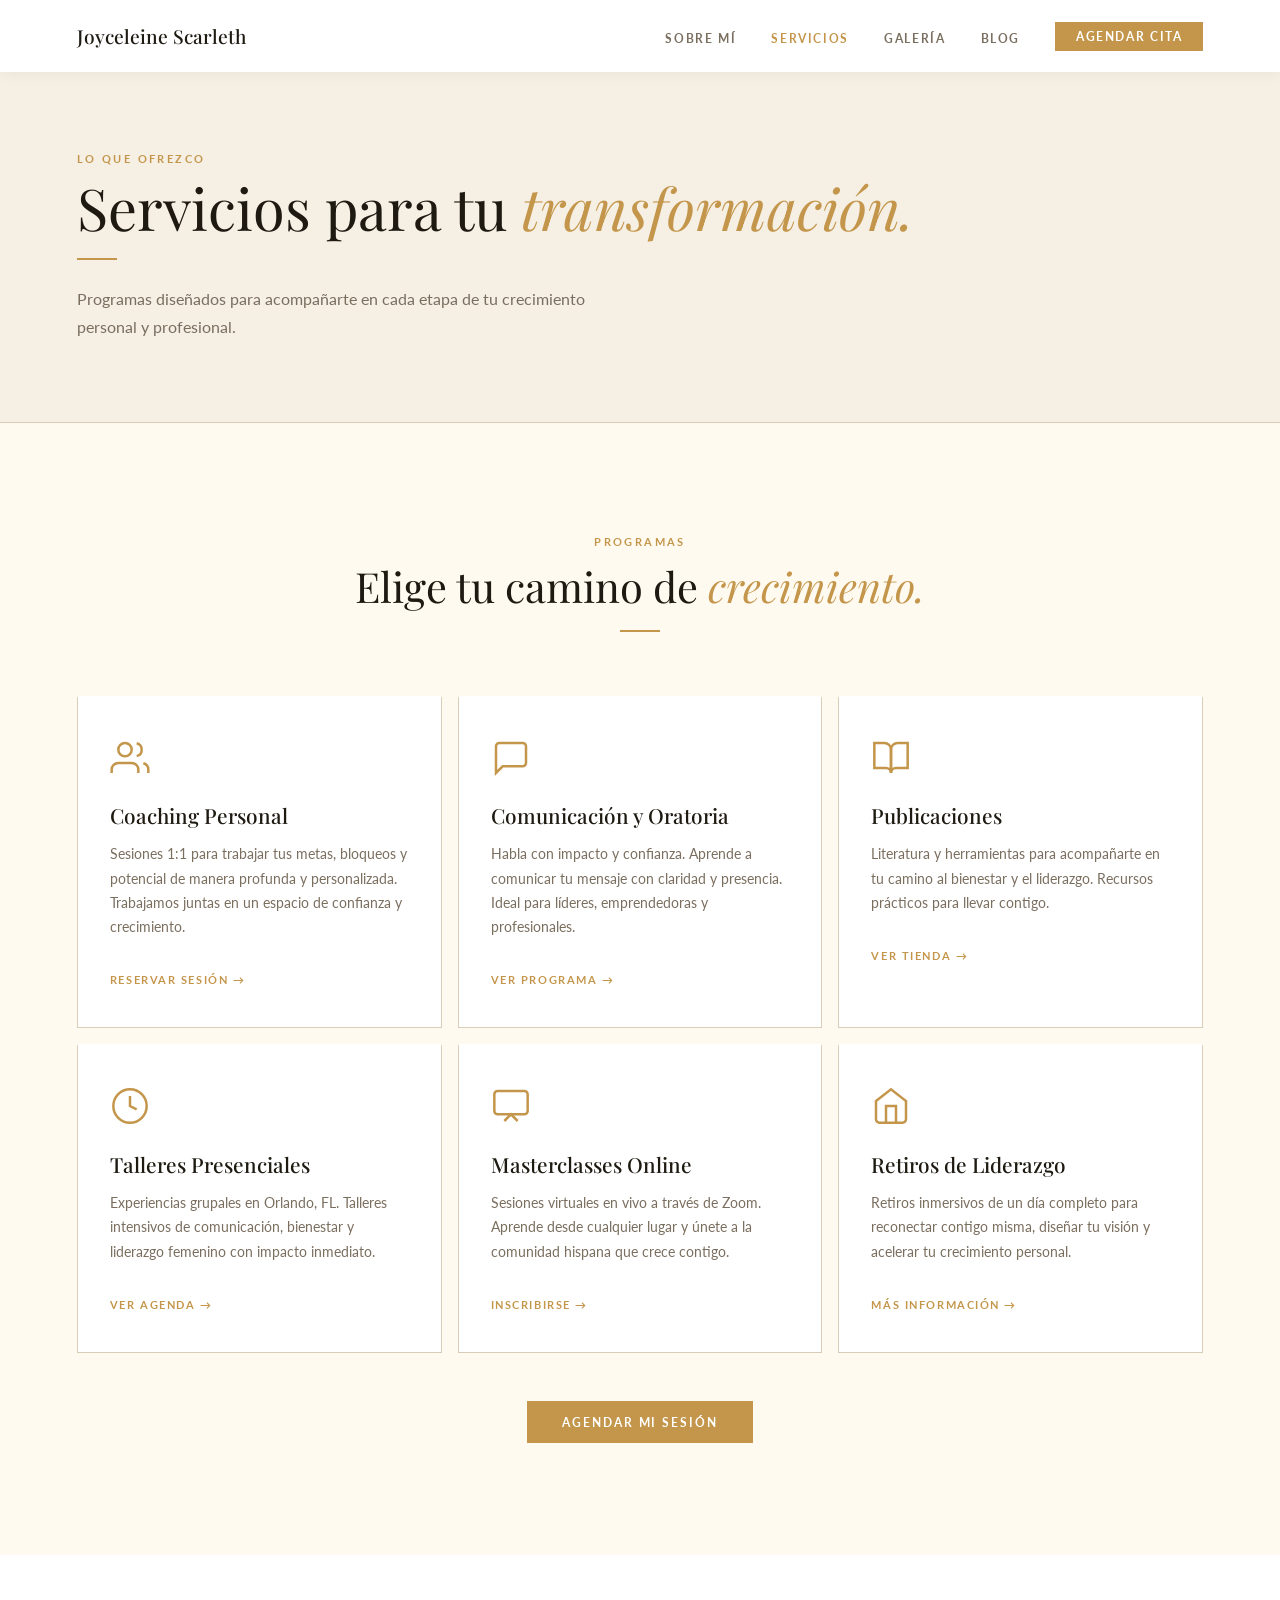
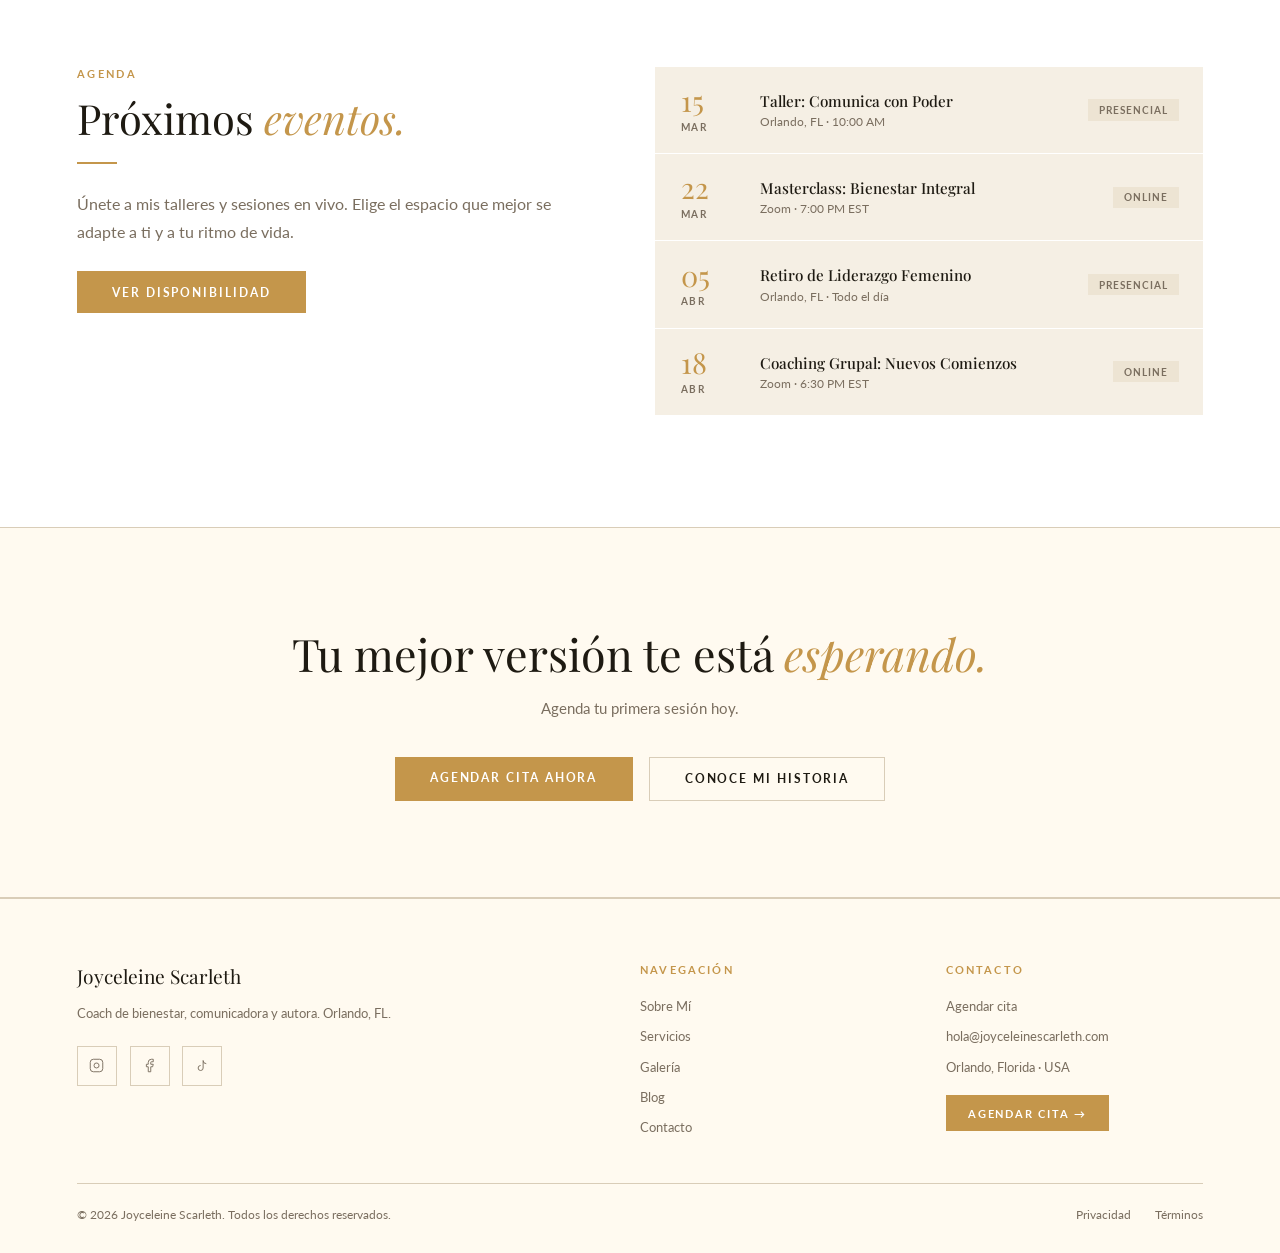
<file: servicios.html>
<!DOCTYPE html>
<html lang="es">
<head>
  <meta charset="UTF-8" />
  <meta name="viewport" content="width=device-width, initial-scale=1.0" />
  <title>Servicios — Joyceleine Scarleth</title>
  <link rel="preconnect" href="https://fonts.googleapis.com" />
  <link rel="preconnect" href="https://fonts.gstatic.com" crossorigin />
  <link href="https://fonts.googleapis.com/css2?family=Playfair+Display:ital,wght@0,400;0,500;1,400&family=Lato:wght@300;400;700&display=swap" rel="stylesheet" />
  <link rel="stylesheet" href="src/css/style.css" />
</head>
<body>

<!-- MOBILE MENU -->
<div class="mob" id="mob">
  <button class="mob-x" id="mobX">✕</button>
  <a href="sobre-mi.html" onclick="cm()">Sobre Mí</a>
  <a href="servicios.html" onclick="cm()">Servicios</a>
  <a href="galeria.html" onclick="cm()">Galería</a>
  <a href="blog.html" onclick="cm()">Blog</a>
  <a href="contacto.html" onclick="cm()" class="btn btn-fill" style="font-size:.75rem;margin-top:1rem;">Agendar cita</a>
</div>

<!-- NAV -->
<nav id="nav" class="s">
  <a href="index.html" class="logo">Joyceleine Scarleth</a>
  <ul class="nav-links">
    <li><a href="sobre-mi.html">Sobre Mí</a></li>
    <li><a href="servicios.html" class="active">Servicios</a></li>
    <li><a href="galeria.html">Galería</a></li>
    <li><a href="blog.html">Blog</a></li>
    <li><a href="contacto.html" class="nav-cta-btn btn">Agendar cita</a></li>
  </ul>
  <div class="hamburger" id="ham"><span></span><span></span><span></span></div>
</nav>

<!-- PAGE HERO -->
<div class="page-hero">
  <span class="tag">Lo que ofrezco</span>
  <h1>Servicios para tu <em>transformación.</em></h1>
  <div class="line"></div>
  <p>Programas diseñados para acompañarte en cada etapa de tu crecimiento personal y profesional.</p>
</div>

<!-- SERVICIOS -->
<section id="servicios">
  <div class="s-head up">
    <span class="tag">Programas</span>
    <h2 class="h2">Elige tu camino de <em>crecimiento.</em></h2>
    <div class="line c"></div>
  </div>
  <div class="s-grid">
    <div class="s-card up">
      <svg class="s-icon" viewBox="0 0 24 24" fill="none" stroke="currentColor" stroke-width="1.5">
        <path d="M17 21v-2a4 4 0 0 0-4-4H5a4 4 0 0 0-4 4v2"/><circle cx="9" cy="7" r="4"/>
        <path d="M23 21v-2a4 4 0 0 0-3-3.87"/><path d="M16 3.13a4 4 0 0 1 0 7.75"/>
      </svg>
      <h3 class="s-title">Coaching Personal</h3>
      <p class="s-desc">Sesiones 1:1 para trabajar tus metas, bloqueos y potencial de manera profunda y personalizada. Trabajamos juntas en un espacio de confianza y crecimiento.</p>
      <a href="contacto.html" class="s-link">Reservar sesión →</a>
    </div>
    <div class="s-card up" style="transition-delay:.1s">
      <svg class="s-icon" viewBox="0 0 24 24" fill="none" stroke="currentColor" stroke-width="1.5">
        <path d="M21 15a2 2 0 0 1-2 2H7l-4 4V5a2 2 0 0 1 2-2h14a2 2 0 0 1 2 2z"/>
      </svg>
      <h3 class="s-title">Comunicación y Oratoria</h3>
      <p class="s-desc">Habla con impacto y confianza. Aprende a comunicar tu mensaje con claridad y presencia. Ideal para líderes, emprendedoras y profesionales.</p>
      <a href="contacto.html" class="s-link">Ver programa →</a>
    </div>
    <div class="s-card up" style="transition-delay:.2s">
      <svg class="s-icon" viewBox="0 0 24 24" fill="none" stroke="currentColor" stroke-width="1.5">
        <path d="M2 3h6a4 4 0 0 1 4 4v14a3 3 0 0 0-3-3H2z"/><path d="M22 3h-6a4 4 0 0 0-4 4v14a3 3 0 0 1 3-3h7z"/>
      </svg>
      <h3 class="s-title">Publicaciones</h3>
      <p class="s-desc">Literatura y herramientas para acompañarte en tu camino al bienestar y el liderazgo. Recursos prácticos para llevar contigo.</p>
      <a href="contacto.html" class="s-link">Ver tienda →</a>
    </div>
    <div class="s-card up" style="transition-delay:.1s">
      <svg class="s-icon" viewBox="0 0 24 24" fill="none" stroke="currentColor" stroke-width="1.5">
        <circle cx="12" cy="12" r="10"/><polyline points="12 6 12 12 16 14"/>
      </svg>
      <h3 class="s-title">Talleres Presenciales</h3>
      <p class="s-desc">Experiencias grupales en Orlando, FL. Talleres intensivos de comunicación, bienestar y liderazgo femenino con impacto inmediato.</p>
      <a href="contacto.html" class="s-link">Ver agenda →</a>
    </div>
    <div class="s-card up" style="transition-delay:.2s">
      <svg class="s-icon" viewBox="0 0 24 24" fill="none" stroke="currentColor" stroke-width="1.5">
        <rect x="2" y="3" width="20" height="14" rx="2"/><polyline points="8 21 12 17 16 21"/>
      </svg>
      <h3 class="s-title">Masterclasses Online</h3>
      <p class="s-desc">Sesiones virtuales en vivo a través de Zoom. Aprende desde cualquier lugar y únete a la comunidad hispana que crece contigo.</p>
      <a href="contacto.html" class="s-link">Inscribirse →</a>
    </div>
    <div class="s-card up" style="transition-delay:.3s">
      <svg class="s-icon" viewBox="0 0 24 24" fill="none" stroke="currentColor" stroke-width="1.5">
        <path d="M3 9l9-7 9 7v11a2 2 0 0 1-2 2H5a2 2 0 0 1-2-2z"/><polyline points="9 22 9 12 15 12 15 22"/>
      </svg>
      <h3 class="s-title">Retiros de Liderazgo</h3>
      <p class="s-desc">Retiros inmersivos de un día completo para reconectar contigo misma, diseñar tu visión y acelerar tu crecimiento personal.</p>
      <a href="contacto.html" class="s-link">Más información →</a>
    </div>
  </div>
  <div class="s-cta up">
    <a href="contacto.html" class="btn btn-fill">Agendar mi sesión</a>
  </div>
</section>

<!-- AGENDA -->
<section id="agenda">
  <div class="ag-inner">
    <div class="ag-text up">
      <span class="tag">Agenda</span>
      <h2 class="h2">Próximos <em>eventos.</em></h2>
      <div class="line"></div>
      <p>Únete a mis talleres y sesiones en vivo. Elige el espacio que mejor se adapte a ti y a tu ritmo de vida.</p>
      <a href="contacto.html" class="btn btn-fill">Ver disponibilidad</a>
    </div>
    <div class="ev-list up" style="transition-delay:.15s">
      <div class="ev">
        <div><span class="ev-day">15</span><span class="ev-mo">Mar</span></div>
        <div><h4>Taller: Comunica con Poder</h4><p>Orlando, FL · 10:00 AM</p></div>
        <span class="ev-badge">Presencial</span>
      </div>
      <div class="ev">
        <div><span class="ev-day">22</span><span class="ev-mo">Mar</span></div>
        <div><h4>Masterclass: Bienestar Integral</h4><p>Zoom · 7:00 PM EST</p></div>
        <span class="ev-badge">Online</span>
      </div>
      <div class="ev">
        <div><span class="ev-day">05</span><span class="ev-mo">Abr</span></div>
        <div><h4>Retiro de Liderazgo Femenino</h4><p>Orlando, FL · Todo el día</p></div>
        <span class="ev-badge">Presencial</span>
      </div>
      <div class="ev">
        <div><span class="ev-day">18</span><span class="ev-mo">Abr</span></div>
        <div><h4>Coaching Grupal: Nuevos Comienzos</h4><p>Zoom · 6:30 PM EST</p></div>
        <span class="ev-badge">Online</span>
      </div>
    </div>
  </div>
</section>

<!-- CTA -->
<section id="cta">
  <h2 class="cta-h up">Tu mejor versión te está <em>esperando.</em></h2>
  <p class="cta-sub up" style="transition-delay:.1s">Agenda tu primera sesión hoy.</p>
  <div class="cta-btns up" style="transition-delay:.2s">
    <a href="contacto.html" class="btn btn-fill">Agendar cita ahora</a>
    <a href="sobre-mi.html" class="btn btn-outline">Conoce mi historia</a>
  </div>
</section>

<!-- FOOTER -->
<footer>
  <div class="ft-grid">
    <div>
      <p class="ft-name">Joyceleine Scarleth</p>
      <p class="ft-desc">Coach de bienestar, comunicadora y autora. Orlando, FL.</p>
      <div class="socials">
        <a href="https://www.instagram.com/joyceleinescarleth" target="_blank" class="soc" aria-label="Instagram"><svg width="15" height="15" viewBox="0 0 24 24" fill="none" stroke="currentColor" stroke-width="1.5"><rect x="2" y="2" width="20" height="20" rx="5"/><path d="M16 11.37A4 4 0 1 1 12.63 8 4 4 0 0 1 16 11.37z"/><line x1="17.5" y1="6.5" x2="17.51" y2="6.5"/></svg></a>
        <a href="https://www.facebook.com/share/1AGDUjxgYz/?mibextid=wwXIfr" target="_blank" class="soc" aria-label="Facebook"><svg width="15" height="15" viewBox="0 0 24 24" fill="none" stroke="currentColor" stroke-width="1.5"><path d="M18 2h-3a5 5 0 0 0-5 5v3H7v4h3v8h4v-8h3l1-4h-4V7a1 1 0 0 1 1-1h3z"/></svg></a>
        <a href="https://www.tiktok.com/@joyceleine" target="_blank" class="soc" aria-label="TikTok"><svg width="15" height="15" viewBox="0 0 24 24" fill="none" stroke="currentColor" stroke-width="1.5"><path d="M9 12a4 4 0 1 0 4 4V4a5 5 0 0 0 5 5"/></svg></a>
      </div>
    </div>
    <div>
      <p class="ft-h">Navegación</p>
      <ul class="ft-links">
        <li><a href="sobre-mi.html">Sobre Mí</a></li>
        <li><a href="servicios.html">Servicios</a></li>
        <li><a href="galeria.html">Galería</a></li>
        <li><a href="blog.html">Blog</a></li>
        <li><a href="contacto.html">Contacto</a></li>
      </ul>
    </div>
    <div>
      <p class="ft-h">Contacto</p>
      <ul class="ft-links">
        <li><a href="contacto.html">Agendar cita</a></li>
        <li><a href="mailto:hola@joyceleinescarleth.com">hola@joyceleinescarleth.com</a></li>
        <li><a href="#">Orlando, Florida · USA</a></li>
      </ul>
      <a href="contacto.html" class="btn btn-fill" style="margin-top:1.3rem;font-size:.7rem;padding:.7rem 1.4rem;">Agendar cita →</a>
    </div>
  </div>
  <div class="ft-bot">
    <p class="ft-copy">© 2026 Joyceleine Scarleth. Todos los derechos reservados.</p>
    <div class="ft-leg">
      <a href="#">Privacidad</a>
      <a href="#">Términos</a>
    </div>
  </div>
</footer>

<script>
  const nav = document.getElementById('nav');
  window.addEventListener('scroll', () => nav.classList.add('s'));
  document.getElementById('ham').onclick = () => document.getElementById('mob').classList.add('open');
  document.getElementById('mobX').onclick = () => document.getElementById('mob').classList.remove('open');
  function cm() { document.getElementById('mob').classList.remove('open'); }
  const io = new IntersectionObserver(entries => {
    entries.forEach(e => { if (e.isIntersecting) { e.target.classList.add('on'); io.unobserve(e.target); } });
  }, { threshold: 0.1 });
  document.querySelectorAll('.up').forEach(el => io.observe(el));
</script>
</body>
</html>
</file>
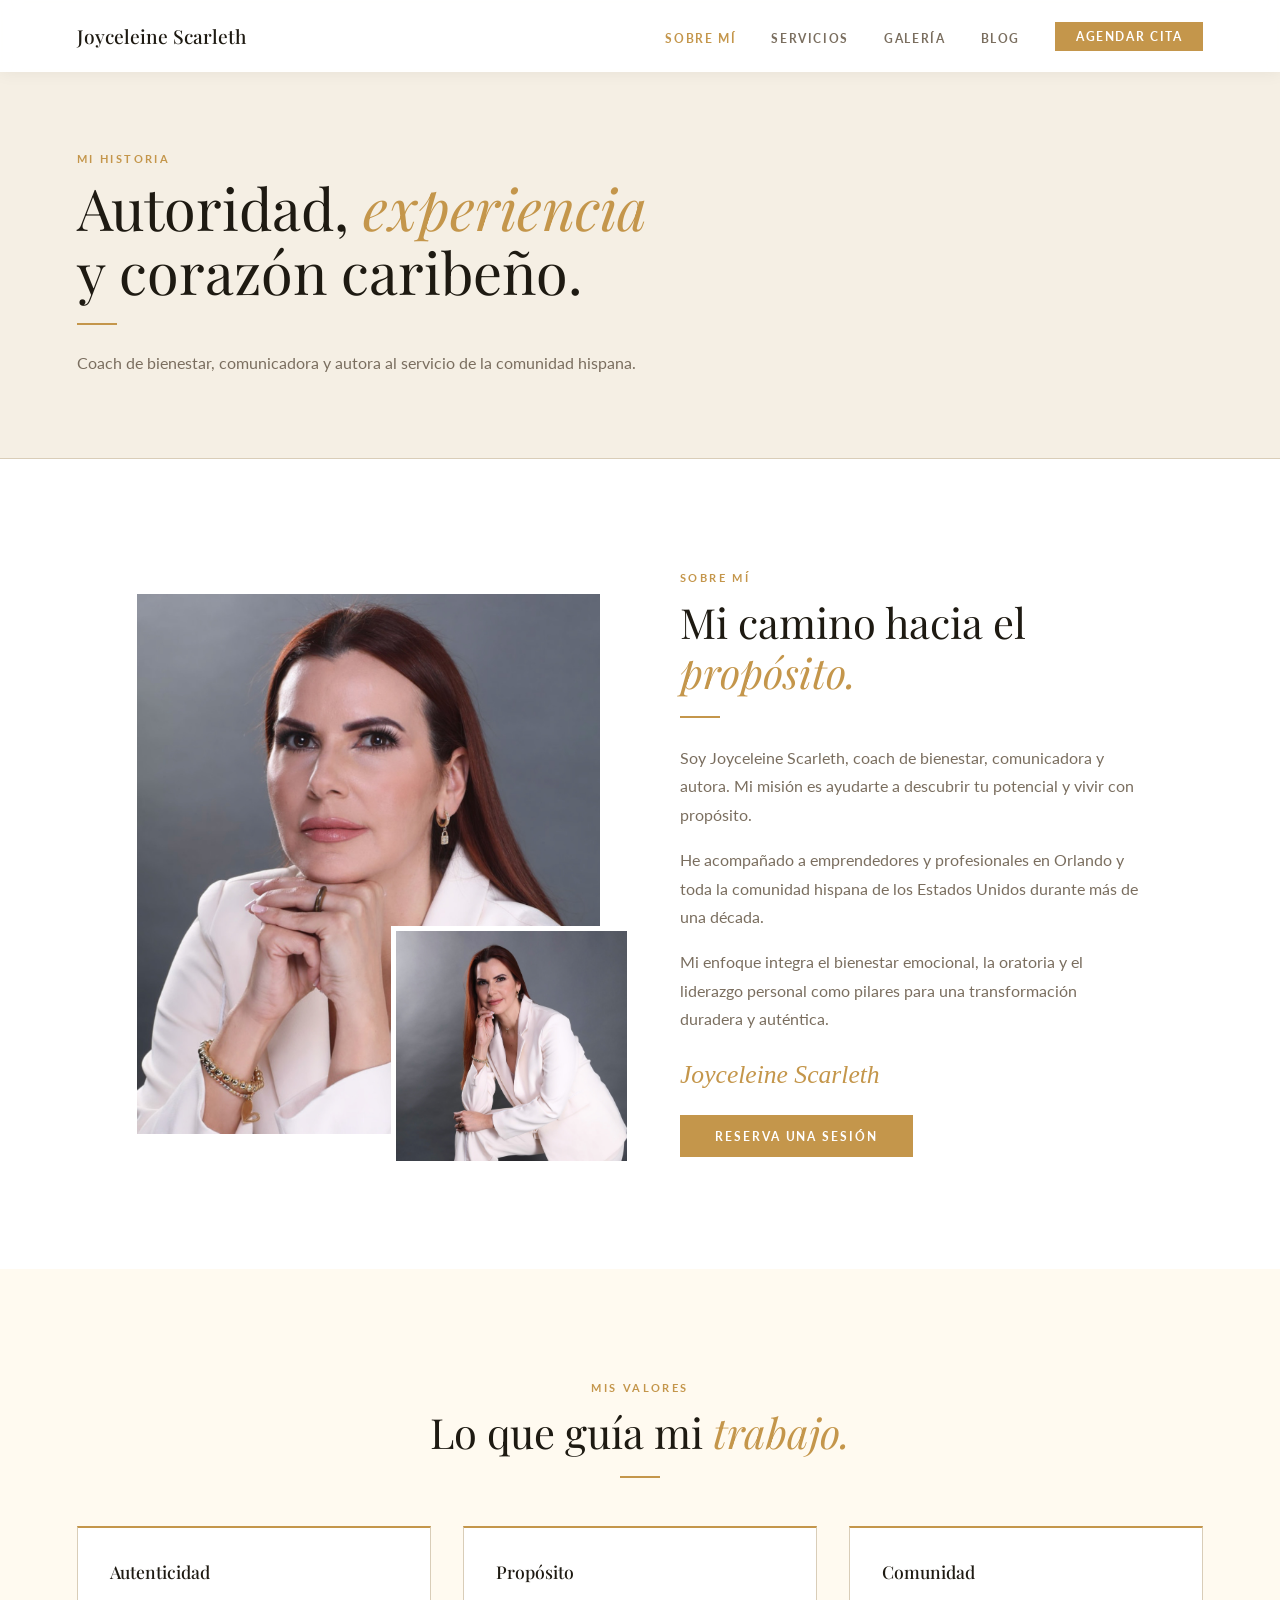
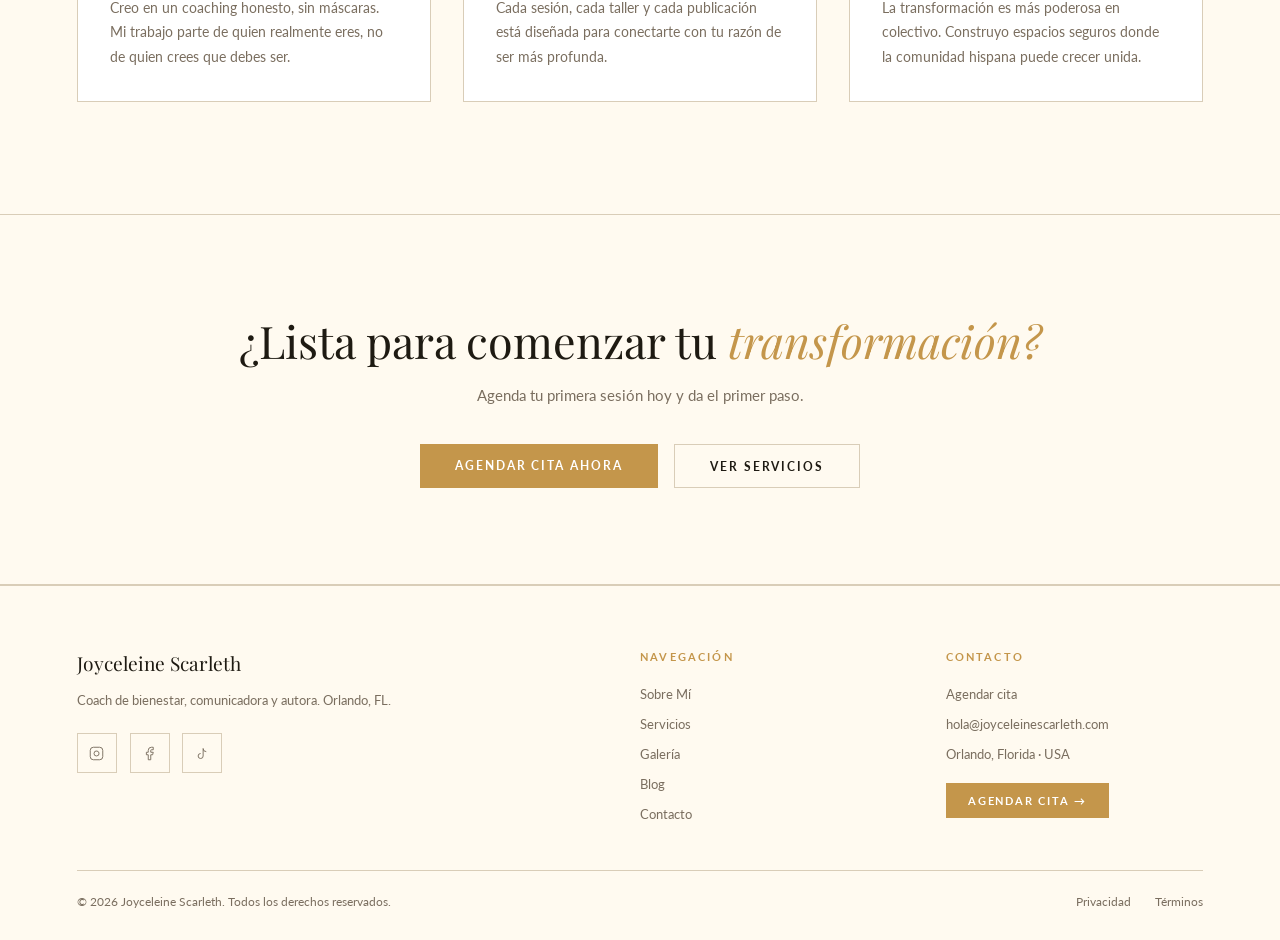
<file: sobre-mi.html>
<!DOCTYPE html>
<html lang="es">
<head>
  <meta charset="UTF-8" />
  <meta name="viewport" content="width=device-width, initial-scale=1.0" />
  <title>Sobre Mí — Joyceleine Scarleth</title>
  <link rel="preconnect" href="https://fonts.googleapis.com" />
  <link rel="preconnect" href="https://fonts.gstatic.com" crossorigin />
  <link href="https://fonts.googleapis.com/css2?family=Playfair+Display:ital,wght@0,400;0,500;1,400&family=Lato:wght@300;400;700&display=swap" rel="stylesheet" />
  <link rel="stylesheet" href="src/css/style.css" />
</head>
<body>

<!-- MOBILE MENU -->
<div class="mob" id="mob">
  <button class="mob-x" id="mobX">✕</button>
  <a href="sobre-mi.html" onclick="cm()">Sobre Mí</a>
  <a href="servicios.html" onclick="cm()">Servicios</a>
  <a href="galeria.html" onclick="cm()">Galería</a>
  <a href="blog.html" onclick="cm()">Blog</a>
  <a href="contacto.html" onclick="cm()" class="btn btn-fill" style="font-size:.75rem;margin-top:1rem;">Agendar cita</a>
</div>

<!-- NAV (starts solid on inner pages) -->
<nav id="nav" class="s">
  <a href="index.html" class="logo">Joyceleine Scarleth</a>
  <ul class="nav-links">
    <li><a href="sobre-mi.html" class="active">Sobre Mí</a></li>
    <li><a href="servicios.html">Servicios</a></li>
    <li><a href="galeria.html">Galería</a></li>
    <li><a href="blog.html">Blog</a></li>
    <li><a href="contacto.html" class="nav-cta-btn btn">Agendar cita</a></li>
  </ul>
  <div class="hamburger" id="ham"><span></span><span></span><span></span></div>
</nav>

<!-- PAGE HERO -->
<div class="page-hero">
  <span class="tag">Mi historia</span>
  <h1>Autoridad, <em>experiencia</em><br>y corazón caribeño.</h1>
  <div class="line"></div>
  <p>Coach de bienestar, comunicadora y autora al servicio de la comunidad hispana.</p>
</div>

<!-- ABOUT SECTION -->
<section id="nosotros">
  <div class="about-img up">
    <div class="about-main">
      <img src="src/images/IMG_3865.JPG.jpeg" alt="Joyceleine Scarleth retrato" />
    </div>
    <div class="about-accent" style="overflow:hidden;">
      <img src="src/images/IMG_3866.JPG.jpeg" alt="Joyceleine en acción" style="width:100%;height:100%;object-fit:cover;object-position:center top;display:block;" />
    </div>
  </div>
  <div class="about-text up" style="transition-delay:.15s">
    <span class="tag">Sobre mí</span>
    <h2 class="h2">Mi camino hacia el <em>propósito.</em></h2>
    <div class="line"></div>
    <p>Soy Joyceleine Scarleth, coach de bienestar, comunicadora y autora. Mi misión es ayudarte a descubrir tu potencial y vivir con propósito.</p>
    <p>He acompañado a emprendedores y profesionales en Orlando y toda la comunidad hispana de los Estados Unidos durante más de una década.</p>
    <p>Mi enfoque integra el bienestar emocional, la oratoria y el liderazgo personal como pilares para una transformación duradera y auténtica.</p>
    <div class="about-sig">Joyceleine Scarleth</div>
    <a href="contacto.html" class="btn btn-fill">Reserva una sesión</a>
  </div>
</section>

<!-- VALUES -->
<section class="about-values">
  <div class="inner">
    <div style="text-align:center;margin-bottom:0;" class="up">
      <span class="tag">Mis valores</span>
      <h2 class="h2">Lo que guía mi <em>trabajo.</em></h2>
      <div class="line c"></div>
    </div>
    <div class="values-grid">
      <div class="value-item up">
        <h3>Autenticidad</h3>
        <p>Creo en un coaching honesto, sin máscaras. Mi trabajo parte de quien realmente eres, no de quien crees que debes ser.</p>
      </div>
      <div class="value-item up" style="transition-delay:.1s">
        <h3>Propósito</h3>
        <p>Cada sesión, cada taller y cada publicación está diseñada para conectarte con tu razón de ser más profunda.</p>
      </div>
      <div class="value-item up" style="transition-delay:.2s">
        <h3>Comunidad</h3>
        <p>La transformación es más poderosa en colectivo. Construyo espacios seguros donde la comunidad hispana puede crecer unida.</p>
      </div>
    </div>
  </div>
</section>

<!-- CTA -->
<section id="cta">
  <h2 class="cta-h up">¿Lista para comenzar tu <em>transformación?</em></h2>
  <p class="cta-sub up" style="transition-delay:.1s">Agenda tu primera sesión hoy y da el primer paso.</p>
  <div class="cta-btns up" style="transition-delay:.2s">
    <a href="contacto.html" class="btn btn-fill">Agendar cita ahora</a>
    <a href="servicios.html" class="btn btn-outline">Ver servicios</a>
  </div>
</section>

<!-- FOOTER -->
<footer>
  <div class="ft-grid">
    <div>
      <p class="ft-name">Joyceleine Scarleth</p>
      <p class="ft-desc">Coach de bienestar, comunicadora y autora. Orlando, FL.</p>
      <div class="socials">
        <a href="https://www.instagram.com/joyceleinescarleth" target="_blank" class="soc" aria-label="Instagram"><svg width="15" height="15" viewBox="0 0 24 24" fill="none" stroke="currentColor" stroke-width="1.5"><rect x="2" y="2" width="20" height="20" rx="5"/><path d="M16 11.37A4 4 0 1 1 12.63 8 4 4 0 0 1 16 11.37z"/><line x1="17.5" y1="6.5" x2="17.51" y2="6.5"/></svg></a>
        <a href="https://www.facebook.com/share/1AGDUjxgYz/?mibextid=wwXIfr" target="_blank" class="soc" aria-label="Facebook"><svg width="15" height="15" viewBox="0 0 24 24" fill="none" stroke="currentColor" stroke-width="1.5"><path d="M18 2h-3a5 5 0 0 0-5 5v3H7v4h3v8h4v-8h3l1-4h-4V7a1 1 0 0 1 1-1h3z"/></svg></a>
        <a href="https://www.tiktok.com/@joyceleine" target="_blank" class="soc" aria-label="TikTok"><svg width="15" height="15" viewBox="0 0 24 24" fill="none" stroke="currentColor" stroke-width="1.5"><path d="M9 12a4 4 0 1 0 4 4V4a5 5 0 0 0 5 5"/></svg></a>
      </div>
    </div>
    <div>
      <p class="ft-h">Navegación</p>
      <ul class="ft-links">
        <li><a href="sobre-mi.html">Sobre Mí</a></li>
        <li><a href="servicios.html">Servicios</a></li>
        <li><a href="galeria.html">Galería</a></li>
        <li><a href="blog.html">Blog</a></li>
        <li><a href="contacto.html">Contacto</a></li>
      </ul>
    </div>
    <div>
      <p class="ft-h">Contacto</p>
      <ul class="ft-links">
        <li><a href="contacto.html">Agendar cita</a></li>
        <li><a href="mailto:hola@joyceleinescarleth.com">hola@joyceleinescarleth.com</a></li>
        <li><a href="#">Orlando, Florida · USA</a></li>
      </ul>
      <a href="contacto.html" class="btn btn-fill" style="margin-top:1.3rem;font-size:.7rem;padding:.7rem 1.4rem;">Agendar cita →</a>
    </div>
  </div>
  <div class="ft-bot">
    <p class="ft-copy">© 2026 Joyceleine Scarleth. Todos los derechos reservados.</p>
    <div class="ft-leg">
      <a href="#">Privacidad</a>
      <a href="#">Términos</a>
    </div>
  </div>
</footer>

<script>
  const nav = document.getElementById('nav');
  window.addEventListener('scroll', () => {
    if (scrollY > 60) nav.classList.add('s');
    else nav.classList.add('s'); // always solid on inner pages
  });
  document.getElementById('ham').onclick = () => document.getElementById('mob').classList.add('open');
  document.getElementById('mobX').onclick = () => document.getElementById('mob').classList.remove('open');
  function cm() { document.getElementById('mob').classList.remove('open'); }
  const io = new IntersectionObserver(entries => {
    entries.forEach(e => { if (e.isIntersecting) { e.target.classList.add('on'); io.unobserve(e.target); } });
  }, { threshold: 0.1 });
  document.querySelectorAll('.up').forEach(el => io.observe(el));
</script>
</body>
</html>
</file>
<file: src/css/style.css>
:root {
  --bronze:      #C4964B;
  --bronze-dark: #9A7230;
  --beige:       #F5EFE4;
  --beige-mid:   #EDE4D3;
  --beige-dark:  #D9CDB8;
  --white:       #FFFFFF;
  --text:        #1E1A12;
  --text-soft:   #7A6E5F;
  --nav-h:       72px;
}

*, *::before, *::after { box-sizing: border-box; margin: 0; padding: 0; }
html { scroll-behavior: smooth; }
body { font-family: 'Lato', sans-serif; background: var(--white); color: var(--text); overflow-x: hidden; }
a { text-decoration: none; color: inherit; }

/* UTILS */
.tag {
  font-size: .68rem;
  font-weight: 700;
  letter-spacing: .22em;
  text-transform: uppercase;
  color: var(--bronze);
  display: block;
  margin-bottom: .8rem;
}
.h2 {
  font-family: 'Playfair Display', serif;
  font-size: clamp(1.8rem, 3.5vw, 2.6rem);
  font-weight: 400;
  line-height: 1.2;
}
.h2 em { font-style: italic; color: var(--bronze); }
.line {
  width: 40px; height: 2px;
  background: var(--bronze);
  margin: 1.2rem 0 1.6rem;
}
.line.c { margin: 1.2rem auto 1.6rem; }
.btn {
  display: inline-block;
  padding: .85rem 2.2rem;
  font-size: .75rem;
  font-weight: 700;
  letter-spacing: .16em;
  text-transform: uppercase;
  cursor: pointer;
  border: none;
  transition: all .25s;
}
.btn-fill { background: var(--bronze); color: #fff; }
.btn-fill:hover { background: var(--bronze-dark); transform: translateY(-2px); }
.btn-ghost { background: transparent; border: 1.5px solid rgba(255,255,255,.55); color: #fff; }
.btn-ghost:hover { background: rgba(255,255,255,.1); border-color: #fff; }
.btn-outline { background: transparent; border: 1.5px solid var(--beige-dark); color: var(--text); }
.btn-outline:hover { border-color: var(--bronze); color: var(--bronze); }

/* IMAGE PLACEHOLDER */
.ph {
  background: var(--beige);
  border: 1.5px dashed var(--beige-dark);
  display: flex;
  flex-direction: column;
  align-items: center;
  justify-content: center;
  gap: .5rem;
  color: var(--text-soft);
  font-size: .65rem;
  font-weight: 700;
  letter-spacing: .1em;
  text-transform: uppercase;
  text-align: center;
  padding: 1rem;
}
.ph svg { opacity: .35; }

/* ANIMATIONS */
.up { opacity: 0; transform: translateY(24px); transition: opacity .65s ease, transform .65s ease; }
.up.on { opacity: 1; transform: none; }

/* ── NAV ── */
nav {
  position: fixed; top: 0; left: 0; right: 0;
  height: var(--nav-h); z-index: 100;
  display: flex; align-items: center; justify-content: space-between;
  padding: 0 6%;
  transition: background .35s, box-shadow .35s;
}
nav.s { background: rgba(255,255,255,.97); box-shadow: 0 1px 16px rgba(0,0,0,.06); backdrop-filter: blur(10px); }
.logo {
  font-family: 'Playfair Display', serif;
  font-size: 1.2rem; font-weight: 500;
  color: #fff;
  transition: color .35s;
}
nav.s .logo { color: var(--text); }
.nav-links { display: flex; align-items: center; gap: 2.2rem; list-style: none; }
.nav-links a {
  font-size: .72rem; font-weight: 700; letter-spacing: .14em;
  text-transform: uppercase; color: rgba(255,255,255,.8);
  transition: color .25s;
}
nav.s .nav-links a { color: var(--text-soft); }
.nav-links a:hover, nav.s .nav-links a:hover { color: var(--bronze) !important; }
.nav-links a.active, nav.s .nav-links a.active { color: var(--bronze) !important; }
.nav-cta-btn {
  background: var(--bronze); color: #fff !important;
  padding: .5rem 1.3rem;
}
nav.s .nav-cta-btn { color: #fff !important; }
.hamburger { display: none; flex-direction: column; gap: 5px; cursor: pointer; }
.hamburger span { width: 22px; height: 2px; background: #fff; transition: background .35s; }
nav.s .hamburger span { background: var(--text); }

/* MOBILE MENU */
.mob {
  display: none; position: fixed; inset: 0;
  background: var(--white); z-index: 99;
  flex-direction: column; align-items: center; justify-content: center; gap: 1.8rem;
}
.mob.open { display: flex; }
.mob a { font-family: 'Playfair Display', serif; font-size: 1.8rem; color: var(--text); }
.mob a:hover { color: var(--bronze); }
.mob-x { position: absolute; top: 1.5rem; right: 6%; font-size: 1.8rem; background: none; border: none; cursor: pointer; color: var(--text); }

/* ── HERO (homepage only) ── */
#hero {
  height: 100vh; min-height: 620px;
  position: relative; display: flex; align-items: flex-end; padding-bottom: 9vh;
}
.hero-bg { position: absolute; inset: 0; overflow: hidden; }
.hero-bg img { width: 100%; height: 100%; object-fit: cover; object-position: center top; display: block; }
.hero-overlay {
  position: absolute; inset: 0;
  background: linear-gradient(to bottom, rgba(20,16,8,.1) 0%, rgba(20,16,8,.65) 100%);
}
.hero-content { position: relative; z-index: 2; padding: 0 6%; max-width: 680px; }
.hero-eyebrow { font-size: .7rem; font-weight: 700; letter-spacing: .28em; text-transform: uppercase; color: var(--bronze); margin-bottom: 1rem; }
.hero-h1 {
  font-family: 'Playfair Display', serif;
  font-size: clamp(2.6rem, 5.5vw, 5rem);
  font-weight: 400; line-height: 1.08; color: #fff; margin-bottom: 1.2rem;
}
.hero-h1 em { font-style: italic; color: #DDB97A; }
.hero-sub { font-size: 1rem; color: rgba(255,255,255,.72); margin-bottom: 2.2rem; line-height: 1.7; max-width: 420px; }
.hero-btns { display: flex; gap: 1rem; flex-wrap: wrap; }
.scroll-hint {
  position: absolute; bottom: 2rem; right: 6%; z-index: 2;
  display: flex; flex-direction: column; align-items: center; gap: .4rem;
  color: rgba(255,255,255,.4); font-size: .62rem; letter-spacing: .18em; text-transform: uppercase;
}
.scroll-line { width: 1px; height: 40px; background: linear-gradient(to bottom, transparent, rgba(255,255,255,.45)); animation: sl 2s ease-in-out infinite; }
@keyframes sl { 0%,100%{opacity:.4;transform:scaleY(1)} 50%{opacity:1;transform:scaleY(.6)} }

/* Hero socials */
.hero-socials { display: flex; gap: .7rem; margin-top: 1.6rem; }
.hero-soc {
  width: 42px; height: 42px;
  background: rgba(255,255,255,.12);
  border: 1.5px solid rgba(255,255,255,.3);
  display: flex; align-items: center; justify-content: center;
  color: rgba(255,255,255,.85);
  transition: background .25s, border-color .25s, transform .25s;
}
.hero-soc:hover {
  background: var(--bronze);
  border-color: var(--bronze);
  color: #fff;
  transform: translateY(-3px);
}

/* ── PAGE HERO (inner pages) ── */
.page-hero {
  padding: calc(var(--nav-h) + 5rem) 6% 5rem;
  background: var(--beige);
  border-bottom: 1.5px solid var(--beige-dark);
}
.page-hero .tag { margin-bottom: .6rem; }
.page-hero h1 {
  font-family: 'Playfair Display', serif;
  font-size: clamp(2.2rem, 4.5vw, 3.8rem);
  font-weight: 400;
  line-height: 1.12;
  color: var(--text);
}
.page-hero h1 em { font-style: italic; color: var(--bronze); }
.page-hero p {
  font-size: .97rem;
  color: var(--text-soft);
  margin-top: 1rem;
  max-width: 560px;
  line-height: 1.8;
}
.page-hero .line { margin-top: 1.2rem; }

/* ── NOSOTROS ── */
#nosotros {
  padding: 7rem 6%;
  display: grid; grid-template-columns: 1fr 1fr; gap: 5rem; align-items: center;
  max-width: 1160px; margin: 0 auto;
}
.about-img { position: relative; }
.about-main { height: 540px; overflow: hidden; }
.about-main img { width: 100%; height: 100%; object-fit: cover; object-position: center top; display: block; }
.about-accent {
  position: absolute; bottom: -2rem; right: -2rem;
  width: 52%; height: 240px;
  border: 5px solid var(--white); z-index: 1;
}
.about-text p { font-size: .97rem; line-height: 1.85; color: var(--text-soft); margin-bottom: 1rem; }
.about-sig { font-family: 'italic', serif; font-size: 1.6rem; font-style: italic; color: var(--bronze); margin: 1.6rem 0; }

/* About page extras */
.about-values {
  padding: 7rem 6%;
  background: #FFFAF0;
}
.about-values .inner { max-width: 1160px; margin: 0 auto; }
.values-grid { display: grid; grid-template-columns: repeat(3,1fr); gap: 2rem; margin-top: 3rem; }
.value-item {
  padding: 2rem;
  background: var(--white);
  border: 1.5px solid var(--beige-dark);
  border-top: 2px solid var(--bronze);
}
.value-item h3 { font-family: 'Playfair Display', serif; font-size: 1.1rem; font-weight: 500; margin-bottom: .8rem; }
.value-item p { font-size: .87rem; line-height: 1.75; color: var(--text-soft); }

/* ── SERVICIOS ── */
#servicios { background: #FFFAF0; padding: 7rem 6%; }
.s-head { text-align: center; margin-bottom: 4rem; }
.s-head .tag { color: var(--bronze); }
.s-head .line { background: var(--bronze); }
.s-grid { display: grid; grid-template-columns: repeat(3,1fr); gap: 16px; max-width: 1160px; margin: 0 auto; }
.s-card {
  background: var(--white); padding: 2.5rem 2rem;
  border: 1.5px solid var(--beige-dark);
  border-top: 2px solid transparent; transition: border-color .3s, box-shadow .3s; cursor: pointer;
}
.s-card:hover { border-top-color: var(--bronze); box-shadow: 0 8px 28px rgba(196,150,75,.1); }
.s-icon { width: 40px; height: 40px; color: var(--bronze); margin-bottom: 1.3rem; }
.s-title { font-family: 'Playfair Display', serif; font-size: 1.3rem; font-weight: 500; color: var(--text); margin-bottom: .8rem; }
.s-desc { font-size: .87rem; line-height: 1.75; color: var(--text-soft); margin-bottom: 1.8rem; }
.s-link { font-size: .7rem; font-weight: 700; letter-spacing: .14em; text-transform: uppercase; color: var(--bronze); }
.s-cta { text-align: center; margin-top: 3rem; }

/* ── AGENDA ── */
#agenda { padding: 7rem 6%; background: var(--white); }
.ag-inner { max-width: 1160px; margin: 0 auto; display: grid; grid-template-columns: 1fr 1.1fr; gap: 5rem; align-items: start; }
.ag-text p { font-size: .97rem; line-height: 1.85; color: var(--text-soft); margin-bottom: 1.5rem; }
.ev-list { display: flex; flex-direction: column; gap: 1px; }
.ev {
  background: var(--beige); display: grid;
  grid-template-columns: 60px 1fr auto; gap: 1.2rem; align-items: center;
  padding: 1.2rem 1.5rem; border-left: 2px solid transparent; transition: border-color .25s;
  cursor: pointer;
}
.ev:hover { border-left-color: var(--bronze); }
.ev-day { font-family: 'Playfair Display', serif; font-size: 1.8rem; font-weight: 400; color: var(--bronze); line-height: 1; display: block; }
.ev-mo { font-size: .62rem; font-weight: 700; letter-spacing: .14em; text-transform: uppercase; color: var(--text-soft); }
.ev h4 { font-family: 'Playfair Display', serif; font-size: .95rem; font-weight: 500; margin-bottom: .2rem; }
.ev p { font-size: .78rem; color: var(--text-soft); }
.ev-badge { font-size: .62rem; font-weight: 700; letter-spacing: .1em; text-transform: uppercase; padding: .3rem .7rem; background: var(--beige-mid); color: var(--text-soft); }

/* ── GALERIA ── */
#galeria { padding: 7rem 6%; background: var(--beige); }
.g-head { text-align: center; margin-bottom: 3rem; }
.g-grid {
  display: grid;
  grid-template-columns: 2fr 1fr 1fr;
  grid-template-rows: 300px 200px;
  gap: 6px; max-width: 1160px; margin: 0 auto 2.5rem;
}
.g-item { overflow: hidden; position: relative; cursor: pointer; }
.g-item .ph { width: 100%; height: 100%; border: none; }
.g-item-1 { grid-row: 1 / 3; }
.g-ov { position: absolute; inset: 0; background: rgba(20,16,8,.45); display: flex; align-items: center; justify-content: center; opacity: 0; transition: opacity .25s; }
.g-ov svg { width: 32px; height: 32px; color: #fff; }
.g-item:hover .g-ov { opacity: 1; }
.g-cta { text-align: center; }

/* Gallery page extras */
#galeria.full-gallery { padding: 5rem 6% 7rem; }
.g-grid-full {
  display: grid;
  grid-template-columns: repeat(3, 1fr);
  gap: 6px;
  max-width: 1160px;
  margin: 0 auto;
}
.g-grid-full .g-item { height: 280px; }

/* ── TESTIMONIOS (carousel) ── */
#testimonios { padding: 7rem 6%; background: #FFFAF0; }
.t-head { text-align: center; margin-bottom: 4rem; }
.t-head .tag { color: var(--bronze); }
.t-head .line { background: var(--bronze); }

/* Carousel wrapper */
.t-carousel-wrap {
  max-width: 780px;
  margin: 0 auto;
  display: flex;
  align-items: center;
  gap: 1.2rem;
}
.t-carousel { overflow: hidden; flex: 1; }
.t-track {
  display: flex;
  transition: transform .45s cubic-bezier(.4,0,.2,1);
}
.t-track .t-card { min-width: 100%; }

/* Arrow buttons */
.t-arrow {
  width: 46px; height: 46px; flex-shrink: 0;
  background: var(--white);
  border: 1.5px solid var(--beige-dark);
  color: var(--text);
  display: flex; align-items: center; justify-content: center;
  cursor: pointer; font-size: 1rem;
  transition: background .25s, border-color .25s, color .25s, transform .25s;
}
.t-arrow:hover {
  background: var(--bronze);
  border-color: var(--bronze);
  color: #fff;
  transform: scale(1.06);
}

/* Dots */
.t-dots {
  display: flex;
  justify-content: center;
  gap: .55rem;
  margin-top: 2rem;
}
.t-dot {
  width: 8px; height: 8px;
  border-radius: 50%;
  background: var(--beige-dark);
  border: none; cursor: pointer;
  transition: background .25s, transform .25s;
  padding: 0;
}
.t-dot.active {
  background: var(--bronze);
  transform: scale(1.4);
}

/* Card styles */
.t-card {
  background: var(--white); border: 1.5px solid var(--beige-dark);
  padding: 2.5rem 2.2rem; transition: border-color .25s, box-shadow .25s;
}
.t-card:hover { border-color: var(--bronze); box-shadow: 0 6px 24px rgba(196,150,75,.1); }
.t-stars { color: var(--bronze); font-size: .9rem; margin-bottom: 1.2rem; letter-spacing: .1em; }
.t-quote { font-family: 'Playfair Display', serif; font-size: 1.1rem; font-style: italic; font-weight: 400; color: var(--text-soft); line-height: 1.75; margin-bottom: 1.8rem; }
.t-auth { display: flex; align-items: center; gap: .85rem; }
.t-av { width: 42px; height: 42px; border-radius: 50%; overflow: hidden; flex-shrink: 0; }
.t-av .ph { width: 100%; height: 100%; border: none; }
.t-name { font-size: .82rem; font-weight: 700; color: var(--text); }
.t-role { font-size: .7rem; color: var(--text-soft); }

@media(max-width:600px){
  .t-arrow { width: 38px; height: 38px; font-size: .85rem; }
  .t-carousel-wrap { gap: .7rem; }
}

/* ── BLOG ── */
#blog { padding: 7rem 6%; background: var(--white); }
.b-head { text-align: center; max-width: 1160px; margin: 0 auto 3rem; }

/* Blog carousel */
.b-carousel-wrap {
  max-width: 720px;
  margin: 0 auto;
  display: flex;
  align-items: center;
  gap: 1.2rem;
}
.b-carousel { overflow: hidden; flex: 1; }
.b-track {
  display: flex;
  transition: transform .45s cubic-bezier(.4,0,.2,1);
}
.b-track .b-card { min-width: 100%; }

.b-dots {
  display: flex;
  justify-content: center;
  gap: .55rem;
  margin-top: 1.5rem;
}
.b-dot {
  width: 8px; height: 8px;
  border-radius: 50%;
  background: var(--beige-dark);
  border: none; cursor: pointer;
  transition: background .25s, transform .25s;
  padding: 0;
}
.b-dot.active { background: var(--bronze); transform: scale(1.4); }

.b-card { background: var(--beige); overflow: hidden; border: 1.5px solid var(--beige-dark); }
.b-video-wrap { position: relative; width: 100%; background: #000; }
.b-video-wrap video { width: 100%; display: block; max-height: 420px; object-fit: cover; }
.b-body { padding: 1.6rem; }
.b-cat { font-size: .65rem; font-weight: 700; letter-spacing: .16em; text-transform: uppercase; color: var(--bronze); margin-bottom: .5rem; display: block; }
.b-title { font-family: 'Playfair Display', serif; font-size: 1.1rem; font-weight: 500; line-height: 1.4; margin-bottom: .5rem; }
.b-meta { font-size: .7rem; color: var(--text-soft); }

@media(max-width:600px){
  .b-carousel-wrap { gap: .7rem; }
}

/* ── CTA ── */
#cta { background: #FFFAF0; padding: 6rem 6%; text-align: center; border-top: 1px solid var(--beige-dark); border-bottom: 1px solid var(--beige-dark); }
.cta-h { font-family: 'Playfair Display', serif; font-size: clamp(1.8rem,3.5vw,3rem); font-weight: 400; color: var(--text); margin-bottom: 1rem; }
.cta-h em { font-style: italic; color: var(--bronze); }
.cta-sub { font-size: .95rem; color: var(--text-soft); margin-bottom: 2.5rem; }
.cta-btns { display: flex; justify-content: center; gap: 1rem; flex-wrap: wrap; }

/* ── CONTACTO ── */
#contacto { padding: 7rem 6%; background: var(--beige); }
.c-inner { max-width: 1160px; margin: 0 auto; display: grid; grid-template-columns: 1fr 1.3fr; gap: 5rem; align-items: start; }
.c-info p { font-size: .95rem; line-height: 1.85; color: var(--text-soft); margin-bottom: 1.8rem; }
.c-details { display: flex; flex-direction: column; gap: .9rem; margin-bottom: 2rem; }
.c-item { display: flex; align-items: center; gap: .9rem; font-size: .9rem; color: var(--text-soft); }
.c-ico { width: 36px; height: 36px; background: var(--beige-mid); display: flex; align-items: center; justify-content: center; flex-shrink: 0; color: var(--bronze); }
.socials { display: flex; gap: .8rem; }
.soc { width: 40px; height: 40px; border: 1.5px solid var(--beige-dark); display: flex; align-items: center; justify-content: center; color: var(--text-soft); transition: all .25s; }
.soc:hover { background: var(--bronze); border-color: var(--bronze); color: #fff; transform: translateY(-2px); }
.c-form { background: var(--white); padding: 2.5rem; }
.c-form h3 { font-family: 'Playfair Display', serif; font-size: 1.5rem; font-weight: 500; margin-bottom: 1.8rem; }
.f-grid { display: grid; grid-template-columns: 1fr 1fr; gap: .9rem; }
.f-field { display: flex; flex-direction: column; gap: .35rem; }
.f-field.full { grid-column: 1/-1; }
.f-label { font-size: .67rem; font-weight: 700; letter-spacing: .14em; text-transform: uppercase; color: var(--text-soft); }
.f-input, .f-sel, .f-ta {
  border: 1.5px solid var(--beige-dark); padding: .8rem .95rem;
  font-family: 'Lato', sans-serif; font-size: .88rem;
  color: var(--text); background: var(--beige); outline: none;
  transition: border-color .2s; width: 100%;
}
.f-ta { resize: vertical; min-height: 100px; }
.f-input:focus, .f-sel:focus, .f-ta:focus { border-color: var(--bronze); }
.f-input::placeholder, .f-ta::placeholder { color: var(--beige-dark); }
.f-sub { width: 100%; margin-top: 1.2rem; padding: 1rem; font-size: .78rem; }

/* ── FOOTER ── */
footer { background: #FFFAF0; border-top: 1.5px solid var(--beige-dark); padding: 4rem 6% 2rem; }
.ft-grid { display: grid; grid-template-columns: 2fr 1fr 1fr; gap: 3rem; max-width: 1160px; margin: 0 auto 3rem; }
.ft-name { font-family: 'Playfair Display', serif; font-size: 1.2rem; color: var(--text); margin-bottom: .8rem; }
.ft-desc { font-size: .83rem; line-height: 1.75; color: var(--text-soft); margin-bottom: 1.3rem; }
.ft-h { font-size: .68rem; font-weight: 700; letter-spacing: .2em; text-transform: uppercase; color: var(--bronze); margin-bottom: 1.2rem; }
.ft-links { list-style: none; display: flex; flex-direction: column; gap: .7rem; }
.ft-links a { font-size: .83rem; color: var(--text-soft); transition: color .2s; }
.ft-links a:hover { color: var(--bronze); }
.ft-bot { border-top: 1px solid var(--beige-dark); padding-top: 1.5rem; display: flex; justify-content: space-between; max-width: 1160px; margin: 0 auto; }
.ft-copy { font-size: .72rem; color: var(--text-soft); }
.ft-leg { display: flex; gap: 1.5rem; }
.ft-leg a { font-size: .72rem; color: var(--text-soft); transition: color .2s; }
.ft-leg a:hover { color: var(--bronze); }

/* RESPONSIVE */
@media(max-width:1024px){
  #nosotros { grid-template-columns:1fr; gap:3rem; }
  .about-accent { right:0; }
  .s-grid { grid-template-columns:1fr; gap:2px; }
  .ag-inner { grid-template-columns:1fr; gap:3rem; }
  .c-inner { grid-template-columns:1fr; gap:3rem; }
  .ft-grid { grid-template-columns:1fr 1fr; gap:2.5rem; }
  .values-grid { grid-template-columns:1fr 1fr; }
  .g-grid-full { grid-template-columns:1fr 1fr; }
}
@media(max-width:768px){
  .nav-links { display:none; }
  .hamburger { display:flex; }
  .g-grid { grid-template-columns:1fr 1fr; grid-template-rows:auto; }
  .g-item-1 { grid-row:auto; grid-column:1/-1; }
  .ft-grid { grid-template-columns:1fr; gap:2rem; }
  .ft-bot { flex-direction:column; gap:.8rem; }
  .b-head { flex-direction:column; gap:1.2rem; align-items:flex-start; }
  .f-grid { grid-template-columns:1fr; }
  .values-grid { grid-template-columns:1fr; }
  .g-grid-full { grid-template-columns:1fr; }
  .g-grid-full .g-item { height: 220px; }
  .page-hero { padding: calc(var(--nav-h) + 3rem) 6% 3rem; }
}
</file>
